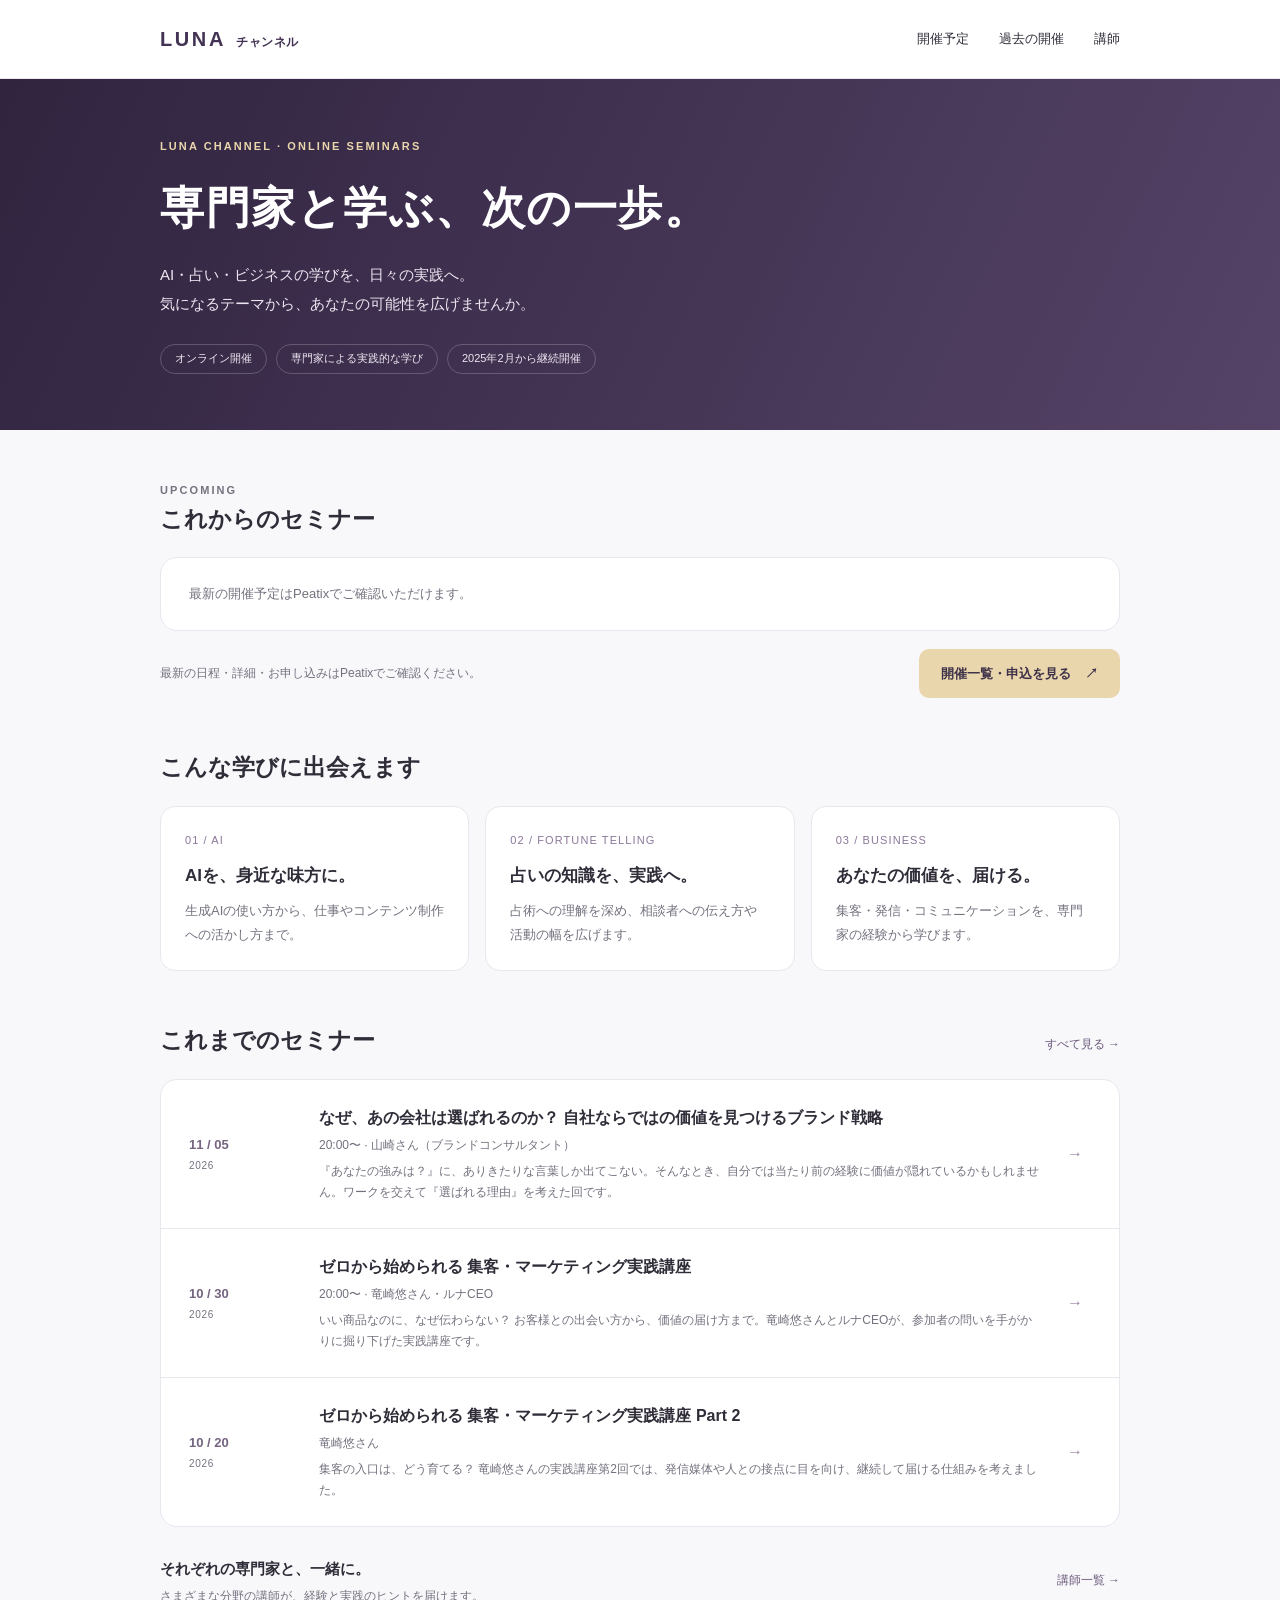
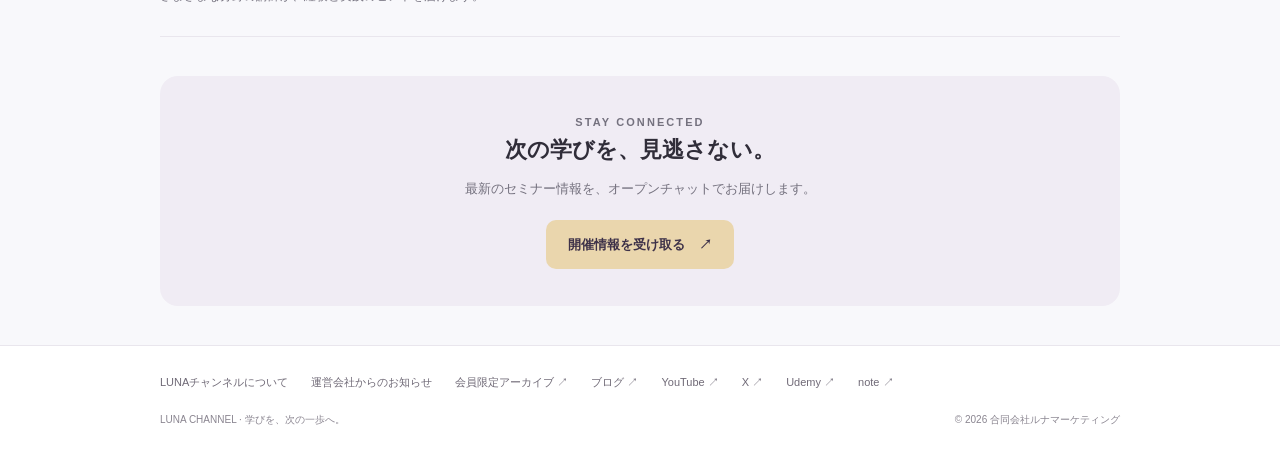
<file: index.html>
<!DOCTYPE html>
<html lang="ja">
<head>
<meta charset="UTF-8">
<meta name="viewport" content="width=device-width, initial-scale=1">
<title>LUNAチャンネル｜専門家と学ぶ、次の一歩。</title>
<meta name="description" content="AI活用・占い・ビジネスを専門家と学ぶオンラインセミナー。開催予定と過去のセミナーを、ここから確認できます。">
<style>
:root{--purple:#423253;--ink:#302d39;--muted:#74717e;--gold:#ead6ad;--line:#e9e6ed;--paper:#f8f8fb}*{box-sizing:border-box}html{scroll-behavior:smooth}body{margin:0;background:var(--paper);color:var(--ink);font-family:-apple-system,BlinkMacSystemFont,"Noto Sans JP","Hiragino Kaku Gothic ProN","Yu Gothic",sans-serif;line-height:1.8}a{color:inherit;text-decoration:none}a:hover{color:#77578e}a:focus-visible{outline:3px solid #ad79c7;outline-offset:5px}p,h1,h2,h3{margin:0} .wrap{width:min(960px,calc(100% - 48px));margin:auto}header{background:#fff;border-bottom:1px solid var(--line)}header .wrap{display:flex;justify-content:space-between;align-items:center;gap:24px;min-height:78px}.brand{color:var(--purple);font-weight:750;letter-spacing:.13em;font-size:20px;white-space:nowrap}.brand span{font-size:12px;letter-spacing:.05em;margin-left:10px}nav{display:flex;gap:30px;font-size:13px;white-space:nowrap}.hero{background:linear-gradient(115deg,#30243f,#554367);color:#fff;padding:58px 0 56px}.eyebrow{font-size:11px;letter-spacing:.19em;font-weight:700;color:var(--muted)}.hero .eyebrow{color:var(--gold)}h1{font-size:clamp(30px,4.5vw,44px);line-height:1.45;letter-spacing:.035em;margin:19px 0 20px}.hero p{font-size:15px;color:#ece6f1;line-height:1.95}.pills{display:flex;flex-wrap:wrap;gap:9px;margin-top:26px}.pills span{border:1px solid #ffffff35;border-radius:30px;padding:4px 14px;font-size:11px;color:#eee8f3}.next{margin-top:32px;background:white;border:1px solid var(--line);border-radius:20px;padding:28px 32px;display:flex;justify-content:space-between;align-items:center;gap:24px;box-shadow:0 8px 28px #34254406}.next h2{font-size:22px;line-height:1.6;margin:5px 0}.next p{font-size:13px;color:var(--muted)}.button{display:inline-flex;align-items:center;justify-content:center;gap:14px;padding:13px 22px;background:var(--gold);border-radius:10px;color:#3e3249;font-size:13px;font-weight:700;white-space:nowrap}.button:hover{background:#e0c595;color:#30243f}.section{padding-top:51px}.section-head{display:flex;justify-content:space-between;align-items:baseline;gap:20px;margin-bottom:20px}h2{font-size:23px;line-height:1.6}.more{font-size:12px;color:#6b587b;white-space:nowrap}.themes{display:grid;grid-template-columns:repeat(3,1fr);gap:16px}.theme{background:#fff;border:1px solid var(--line);border-radius:15px;padding:24px}.theme .number{color:#8b7699;font-size:11px;letter-spacing:.1em}.theme h3{font-size:17px;margin:10px 0 8px}.theme p{font-size:13px;color:var(--muted)}.event-list{border:1px solid var(--line);border-radius:17px;overflow:hidden;background:#fff}.event{display:grid;grid-template-columns:105px 1fr 24px;align-items:center;gap:25px;padding:24px 28px}.event+.event{border-top:1px solid var(--line)}.event:hover{background:#faf8fc}.date{font-size:13px;color:#756580;font-weight:650}.date small{display:block;font-size:10px;letter-spacing:.07em;color:var(--muted);font-weight:400}.event h3{font-size:16px;line-height:1.7}.event p{font-size:12px;color:var(--muted);margin-top:4px}.arrow{color:#9988a5}.about-row{display:flex;justify-content:space-between;align-items:center;gap:24px;border-bottom:1px solid var(--line);padding:28px 0}.about-row h3{font-size:15px}.about-row p{font-size:12px;color:var(--muted);margin-top:4px}.subscribe{text-align:center;padding:37px 20px;background:#f0ecf4;border-radius:18px;margin:39px 0}.subscribe h2{font-size:22px}.subscribe p{font-size:13px;color:var(--muted);margin:9px 0 20px}footer{background:#fff;border-top:1px solid var(--line);padding:27px 0 24px}footer .links{display:flex;flex-wrap:wrap;gap:10px 23px;font-size:11px;color:#6f6976}footer .bottom{display:flex;justify-content:space-between;gap:15px;align-items:center;margin-top:18px;font-size:10px;color:#8a8590}.skip{position:absolute;left:12px;top:-60px;background:white;padding:8px;z-index:10}.skip:focus{top:8px}[hidden]{display:none!important}@media(max-width:600px){.wrap{width:calc(100% - 36px)}header .wrap{min-height:96px;flex-direction:column;justify-content:center;gap:8px}nav{gap:28px;font-size:12px}.hero{padding:36px 0 37px}h1{font-size:30px}.hero p{font-size:13px}.next{padding:23px;align-items:flex-start;flex-direction:column;gap:18px;margin-top:22px}.next h2{font-size:20px}.next .button{width:100%}.section{padding-top:35px}h2{font-size:20px}.themes{grid-template-columns:1fr;gap:10px}.theme{padding:19px 22px}.theme h3{margin:5px 0}.event{grid-template-columns:66px 1fr 12px;padding:20px 17px;gap:14px}.event h3{font-size:14px}.date{font-size:12px}.about-row{align-items:flex-start}.subscribe{margin:30px 0;padding:29px 18px}footer .bottom{align-items:flex-start;flex-direction:column;gap:6px}}@media(prefers-reduced-motion:reduce){html{scroll-behavior:auto}}
.upcoming-footer{display:flex;align-items:center;justify-content:space-between;gap:20px;margin-top:18px}.upcoming-footer p{font-size:12px;color:var(--muted)}@media(max-width:600px){.upcoming-footer{align-items:stretch;flex-direction:column;gap:12px}}
</style>
</head>
<body data-page="home">
<a class="skip" href="#content">本文へ移動</a>
<header><div class="wrap"><a class="brand" href="index.html">LUNA<span>チャンネル</span></a><nav aria-label="メインメニュー"><a href="https://peatix.com/group/16558972">開催予定</a><a href="archive.html">過去の開催</a><a href="speakers.html">講師</a></nav></div></header>
<main id="content">
<section class="hero"><div class="wrap"><div class="eyebrow">LUNA CHANNEL · ONLINE SEMINARS</div><h1>専門家と学ぶ、次の一歩。</h1><p>AI・占い・ビジネスの学びを、日々の実践へ。<br>気になるテーマから、あなたの可能性を広げませんか。</p><div class="pills"><span>オンライン開催</span><span>専門家による実践的な学び</span><span>2025年2月から継続開催</span></div></div></section>
<div class="wrap">
<section class="section" aria-labelledby="upcoming-heading">
<div class="section-head"><div><div class="eyebrow">UPCOMING</div><h2 id="upcoming-heading">これからのセミナー</h2></div></div>
<div class="event-list" id="upcoming-events"><p style="padding:24px 28px;font-size:13px;color:var(--muted)">最新の開催予定はPeatixでご確認いただけます。</p></div>
<div class="upcoming-footer"><p>最新の日程・詳細・お申し込みはPeatixでご確認ください。</p><a class="button" href="https://peatix.com/group/16558972">開催一覧・申込を見る <span aria-hidden="true">↗</span></a></div>
</section>

<section class="section"><div class="section-head"><h2>こんな学びに出会えます</h2></div><div class="themes"><div class="theme"><div class="number">01 / AI</div><h3>AIを、身近な味方に。</h3><p>生成AIの使い方から、仕事やコンテンツ制作への活かし方まで。</p></div><div class="theme"><div class="number">02 / FORTUNE TELLING</div><h3>占いの知識を、実践へ。</h3><p>占術への理解を深め、相談者への伝え方や活動の幅を広げます。</p></div><div class="theme"><div class="number">03 / BUSINESS</div><h3>あなたの価値を、届ける。</h3><p>集客・発信・コミュニケーションを、専門家の経験から学びます。</p></div></div></section>
<section class="section"><div class="section-head"><h2>これまでのセミナー</h2><a class="more" href="archive.html">すべて見る →</a></div><div class="event-list" id="recent-events"><a class="event" href="archive.html"><span class="date">ARCHIVE</span><h3>過去の開催記録を見る</h3><span aria-hidden="true">→</span></a></div></section>
<div class="about-row"><div><h3>それぞれの専門家と、一緒に。</h3><p>さまざまな分野の講師が、経験と実践のヒントを届けます。</p></div><a class="more" href="speakers.html">講師一覧 →</a></div>
<section class="subscribe"><div class="eyebrow">STAY CONNECTED</div><h2>次の学びを、見逃さない。</h2><p>最新のセミナー情報を、オープンチャットでお届けします。</p><a class="button" href="https://x.gd/pMvfu" target="_blank" rel="noopener">開催情報を受け取る <span aria-hidden="true">↗</span></a></section>
</div></main>
<footer><div class="wrap"><div class="links"><a href="about.html">LUNAチャンネルについて</a><a href="press.html">運営会社からのお知らせ</a><a href="https://mosh.jp/services/309688" target="_blank" rel="noopener">会員限定アーカイブ ↗</a><a href="https://lunaceo.online/" target="_blank" rel="noopener">ブログ ↗</a><a href="https://www.youtube.com/@luna_ceo" target="_blank" rel="noopener">YouTube ↗</a><a href="https://x.com/luna777_ceo" target="_blank" rel="noopener">X ↗</a><a href="https://www.udemy.com/user/ju-di-qi-tai-42/" target="_blank" rel="noopener">Udemy ↗</a><a href="https://note.com/lunaceo" target="_blank" rel="noopener">note ↗</a></div><div class="bottom"><span>LUNA CHANNEL · 学びを、次の一歩へ。</span><span>© <span id="current-year">2026</span> 合同会社ルナマーケティング</span></div></div></footer>
<script src="js/main.js?v=20261116a"></script>
<script>
document.addEventListener('DOMContentLoaded',()=>{
 const esc=s=>String(s??'').replace(/[&<>"']/g,c=>({'&':'&amp;','<':'&lt;','>':'&gt;','"':'&quot;',"'":'&#39;'}[c]));
 const row=s=>{const speaker=getSpeaker(s.speakerId);return `<a class="event" href="${esc(s.status === 'upcoming' ? (s.linkDirectly && s.applyUrl ? s.applyUrl : PEATIX_ORGANIZER_URL) : 'seminars.html?id='+encodeURIComponent(s.id))}"><span class="date">${esc(s.date.slice(5).replace('-',' / '))}<small>${esc(s.date.slice(0,4))}</small></span><div><h3>${esc(s.title)}</h3><p>${esc([s.time,[speaker?.name,s.guestNote].filter(Boolean).join("・")].filter(Boolean).join(' · '))}</p>${s.desc ? `<p>${esc(s.desc)}</p>` : ''}</div><span class="arrow" aria-hidden="true">→</span></a>`;};
 const upcoming=upcomingSeminars();if(upcoming.length)document.getElementById('upcoming-events').innerHTML=upcoming.map(row).join('');
 const recent=pastSeminars().slice(0,3);if(recent.length)document.getElementById('recent-events').innerHTML=recent.map(row).join('');
});
</script>
</body>
</html>
</file>
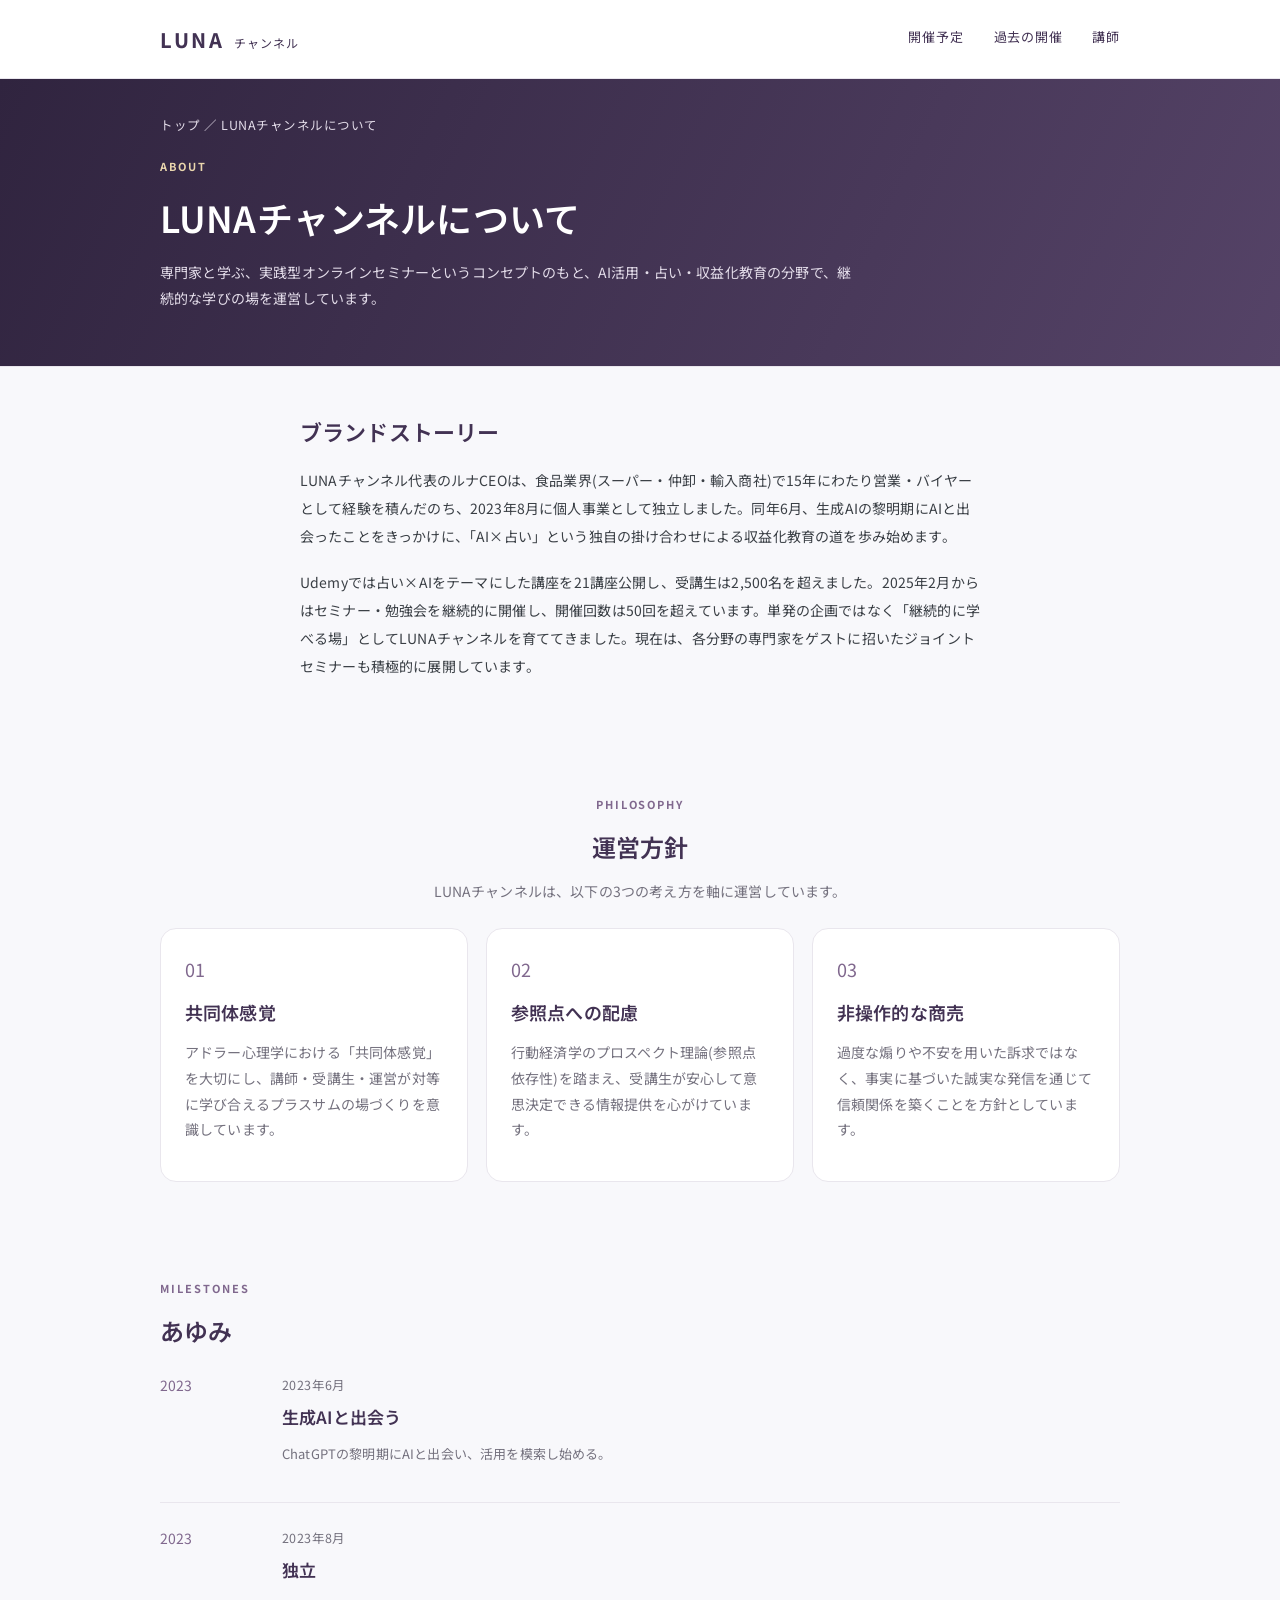
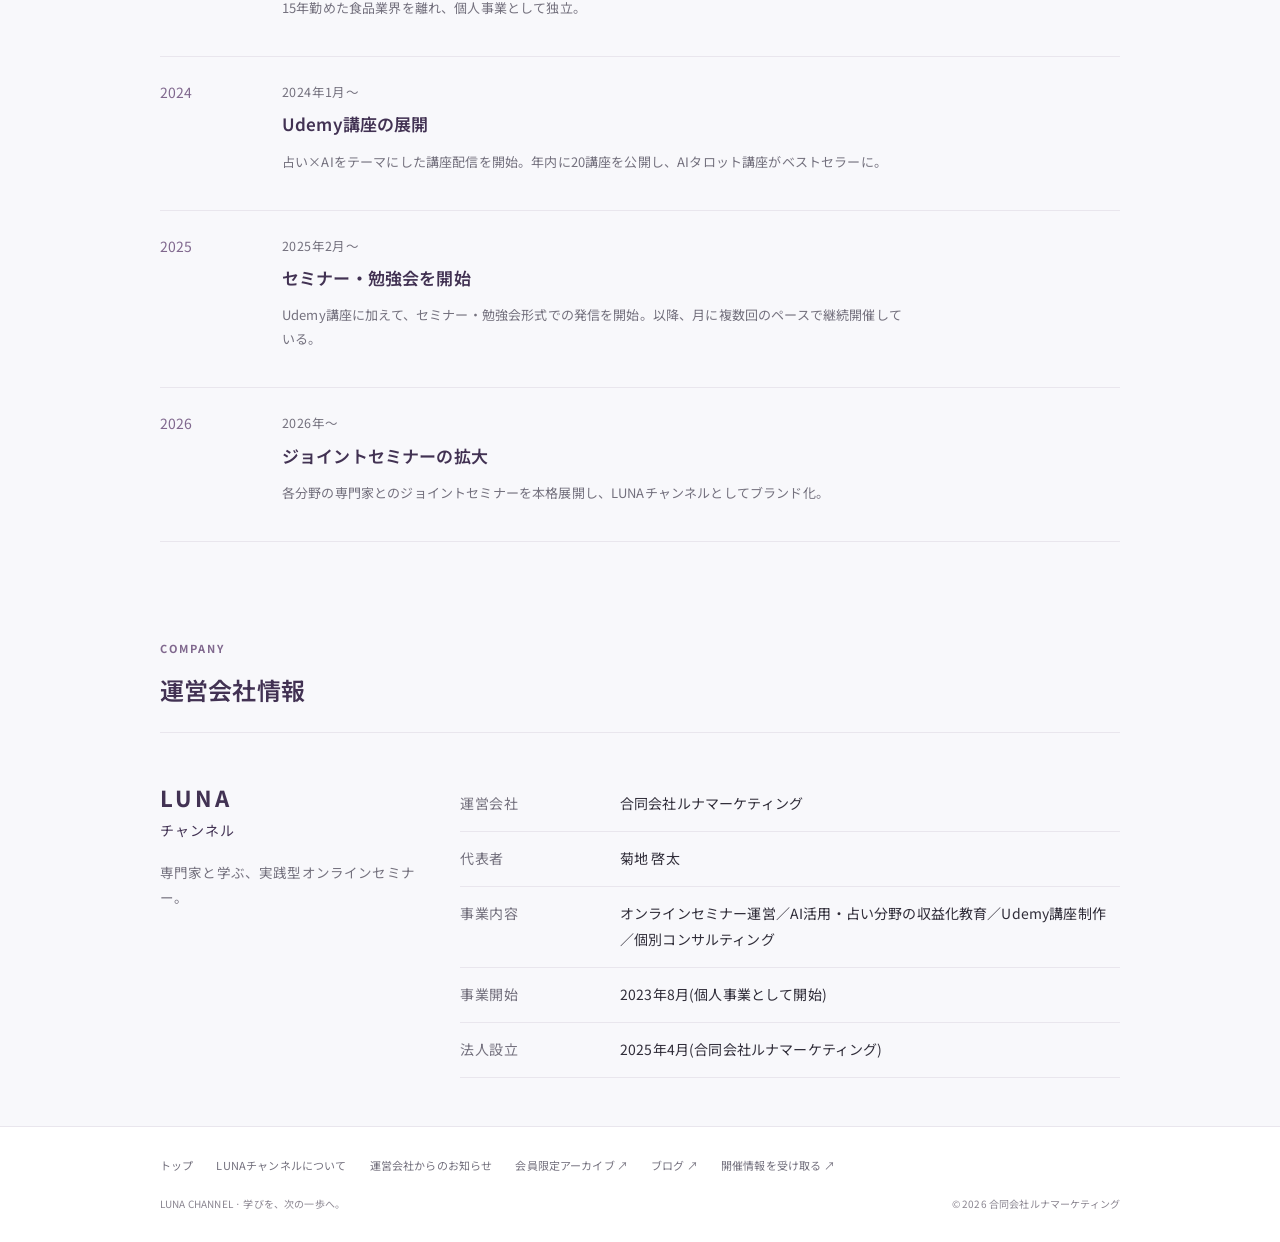
<file: about.html>
<!DOCTYPE html>
<html lang="ja">
<head>
<meta charset="UTF-8">
<meta name="viewport" content="width=device-width, initial-scale=1.0">
<title>LUNAチャンネルについて｜LUNAチャンネル</title>
<meta name="description" content="LUNAチャンネルのブランドストーリー、運営方針、運営会社情報をご紹介します。">
<link rel="stylesheet" href="css/style.css?v=20261108d">
</head>
<body data-page="about">

<header class="site-header"><div class="container"><a href="index.html" class="brand"><span class="brand-mark">LUNA</span><span class="brand-jp">チャンネル</span></a><nav class="nav-desktop" aria-label="メインメニュー"><a href="https://peatix.com/group/16558972" data-nav="seminars">開催予定</a><a href="archive.html" data-nav="archive">過去の開催</a><a href="speakers.html" data-nav="speakers">講師</a></nav></div></header>

<main>

  <section class="page-hero">
    <div class="container">
      <div class="breadcrumb"><a href="index.html">トップ</a> ／ LUNAチャンネルについて</div>
      <div class="eyebrow">About</div>
      <h1>LUNAチャンネルについて</h1>
      <p>専門家と学ぶ、実践型オンラインセミナーというコンセプトのもと、AI活用・占い・収益化教育の分野で、継続的な学びの場を運営しています。</p>
    </div>
  </section>

  <section>
    <div class="container">
      
      <div class="prose" style="max-width:680px;margin:0 auto;text-align:left;">
        <h2>ブランドストーリー</h2>
        <p>LUNAチャンネル代表のルナCEOは、食品業界(スーパー・仲卸・輸入商社)で15年にわたり営業・バイヤーとして経験を積んだのち、2023年8月に個人事業として独立しました。同年6月、生成AIの黎明期にAIと出会ったことをきっかけに、「AI×占い」という独自の掛け合わせによる収益化教育の道を歩み始めます。</p>
        <p>Udemyでは占い×AIをテーマにした講座を21講座公開し、受講生は2,500名を超えました。2025年2月からはセミナー・勉強会を継続的に開催し、開催回数は50回を超えています。単発の企画ではなく「継続的に学べる場」としてLUNAチャンネルを育ててきました。現在は、各分野の専門家をゲストに招いたジョイントセミナーも積極的に展開しています。</p>
      </div>
    </div>
  </section>

  <section class="section-alt">
    <div class="container">
      <div class="section-head center">
        <div class="eyebrow" style="justify-content:center;">Philosophy</div>
        <h2>運営方針</h2>
        <p>LUNAチャンネルは、以下の3つの考え方を軸に運営しています。</p>
      </div>
      <div class="philosophy-grid">
        <div class="philosophy-card">
          <div class="idx">01</div>
          <h3>共同体感覚</h3>
          <p>アドラー心理学における「共同体感覚」を大切にし、講師・受講生・運営が対等に学び合えるプラスサムの場づくりを意識しています。</p>
        </div>
        <div class="philosophy-card">
          <div class="idx">02</div>
          <h3>参照点への配慮</h3>
          <p>行動経済学のプロスペクト理論(参照点依存性)を踏まえ、受講生が安心して意思決定できる情報提供を心がけています。</p>
        </div>
        <div class="philosophy-card">
          <div class="idx">03</div>
          <h3>非操作的な商売</h3>
          <p>過度な煽りや不安を用いた訴求ではなく、事実に基づいた誠実な発信を通じて信頼関係を築くことを方針としています。</p>
        </div>
      </div>
    </div>
  </section>

  <section>
    <div class="container">
      <div class="section-head"><div class="eyebrow">Milestones</div><h2>あゆみ</h2></div>
      <div class="timeline">
        <div class="timeline-item">
          <div class="t-year">2023</div>
          <div><div class="t-date">2023年6月</div><h3>生成AIと出会う</h3><p>ChatGPTの黎明期にAIと出会い、活用を模索し始める。</p></div>
        </div>
        <div class="timeline-item">
          <div class="t-year">2023</div>
          <div><div class="t-date">2023年8月</div><h3>独立</h3><p>15年勤めた食品業界を離れ、個人事業として独立。</p></div>
        </div>
        <div class="timeline-item">
          <div class="t-year">2024</div>
          <div><div class="t-date">2024年1月〜</div><h3>Udemy講座の展開</h3><p>占い×AIをテーマにした講座配信を開始。年内に20講座を公開し、AIタロット講座がベストセラーに。</p></div>
        </div>
        <div class="timeline-item">
          <div class="t-year">2025</div>
          <div><div class="t-date">2025年2月〜</div><h3>セミナー・勉強会を開始</h3><p>Udemy講座に加えて、セミナー・勉強会形式での発信を開始。以降、月に複数回のペースで継続開催している。</p></div>
        </div>
        <div class="timeline-item">
          <div class="t-year">2026</div>
          <div><div class="t-date">2026年〜</div><h3>ジョイントセミナーの拡大</h3><p>各分野の専門家とのジョイントセミナーを本格展開し、LUNAチャンネルとしてブランド化。</p></div>
        </div>
      </div>
    </div>
  </section>

  <section class="section-alt">
    <div class="container">
      <div class="section-head"><div class="eyebrow">Company</div><h2>運営会社情報</h2></div>
      <div class="company-block">
        <div>
          <div class="brand-mark" style="font-size:22px;">LUNA</div>
          <div class="brand-jp" style="font-size:14px;">チャンネル</div>
          <p style="color:var(--c-gray);font-size:13.5px;margin-top:16px;">専門家と学ぶ、実践型オンラインセミナー。</p>
        </div>
        <table class="company-table">
          <tr><th>運営会社</th><td>合同会社ルナマーケティング</td></tr>
          <tr><th>代表者</th><td>菊地 啓太</td></tr>
          <tr><th>事業内容</th><td>オンラインセミナー運営／AI活用・占い分野の収益化教育／Udemy講座制作／個別コンサルティング</td></tr>
          <tr><th>事業開始</th><td>2023年8月(個人事業として開始)</td></tr>
          <tr><th>法人設立</th><td>2025年4月(合同会社ルナマーケティング)</td></tr>
        </table>
      </div>
    </div>
  </section>

</main>

<footer class="site-footer"><div class="container"><nav class="simple-footer" aria-label="関連ページ"><a href="index.html">トップ</a><a href="about.html">LUNAチャンネルについて</a><a href="press.html">運営会社からのお知らせ</a><a href="https://mosh.jp/services/309688" target="_blank" rel="noopener">会員限定アーカイブ ↗</a><a href="https://lunaceo.online/" target="_blank" rel="noopener">ブログ ↗</a><a href="https://x.gd/pMvfu" target="_blank" rel="noopener">開催情報を受け取る ↗</a></nav><div class="footer-bottom"><span>LUNA CHANNEL · 学びを、次の一歩へ。</span><span>© <span id="current-year"></span> 合同会社ルナマーケティング</span></div></div></footer>

<script src="js/main.js?v=20261108i"></script>
</body>
</html>
</file>
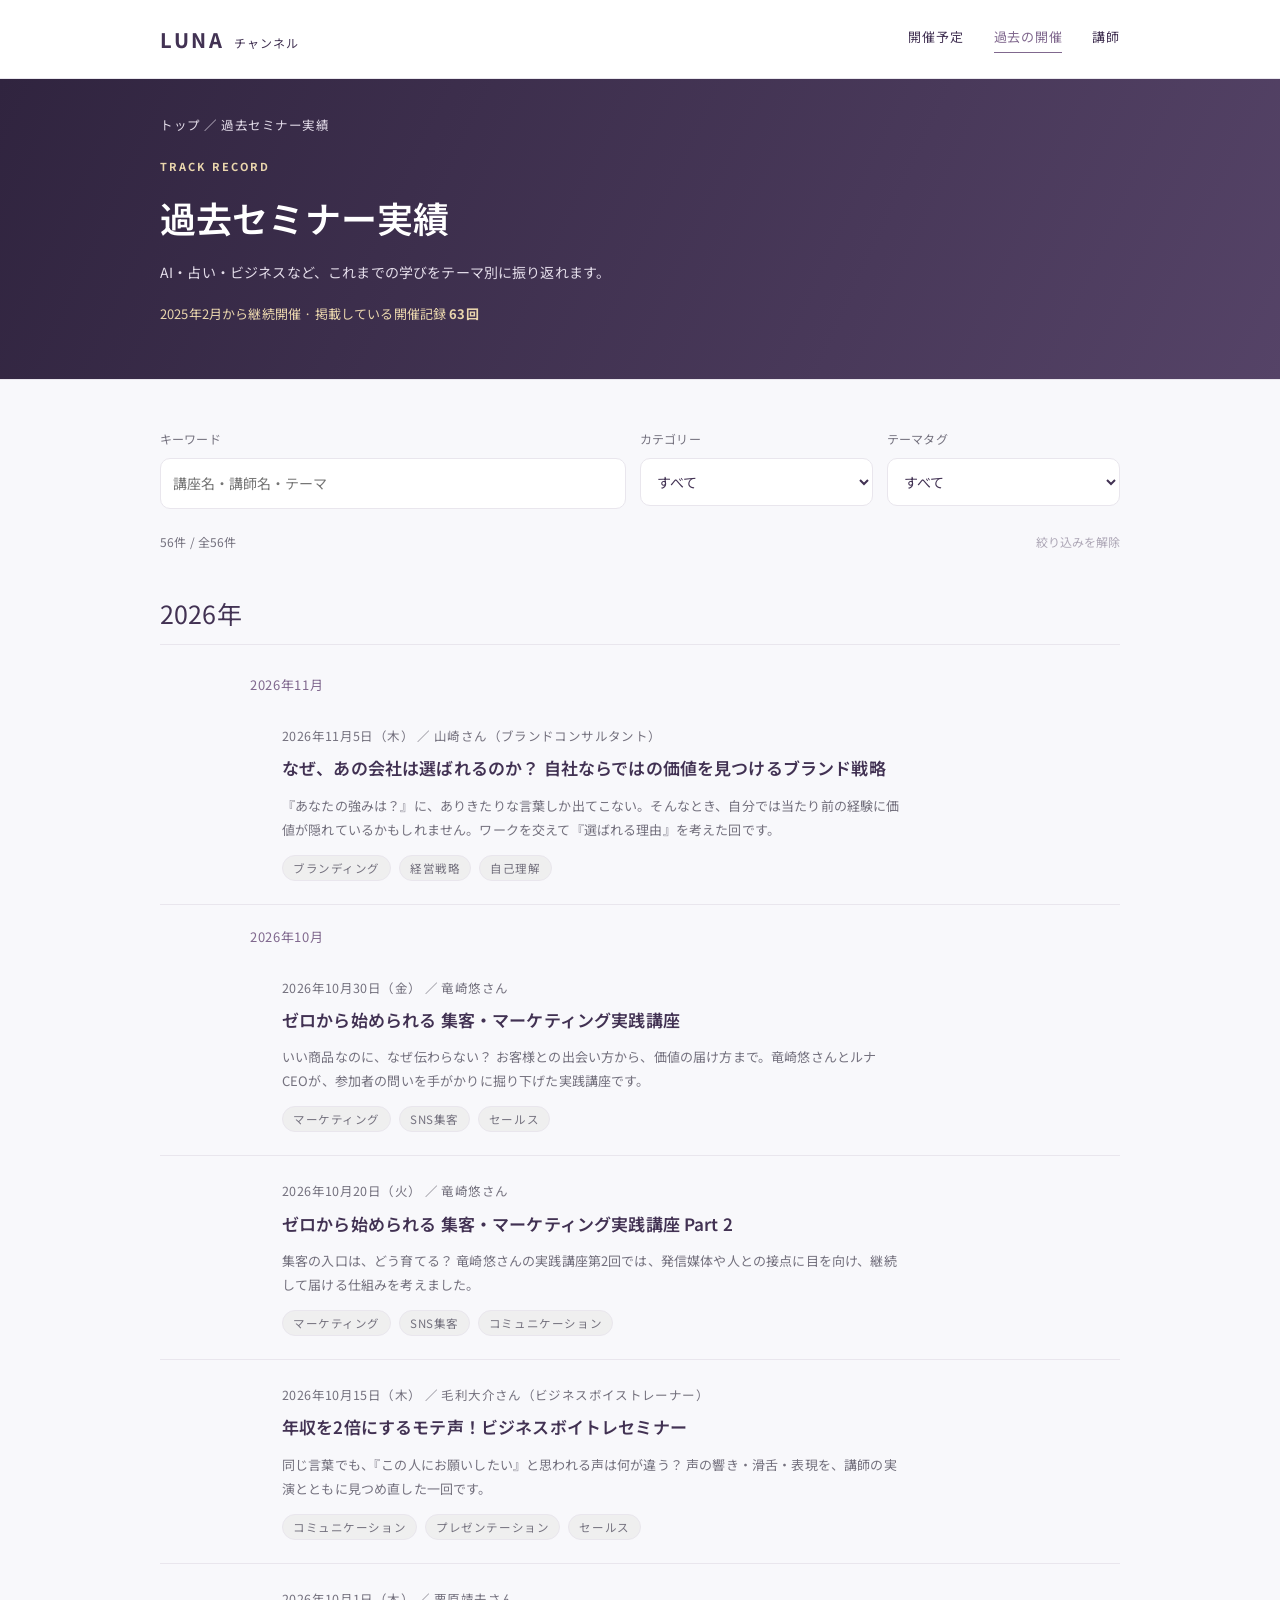
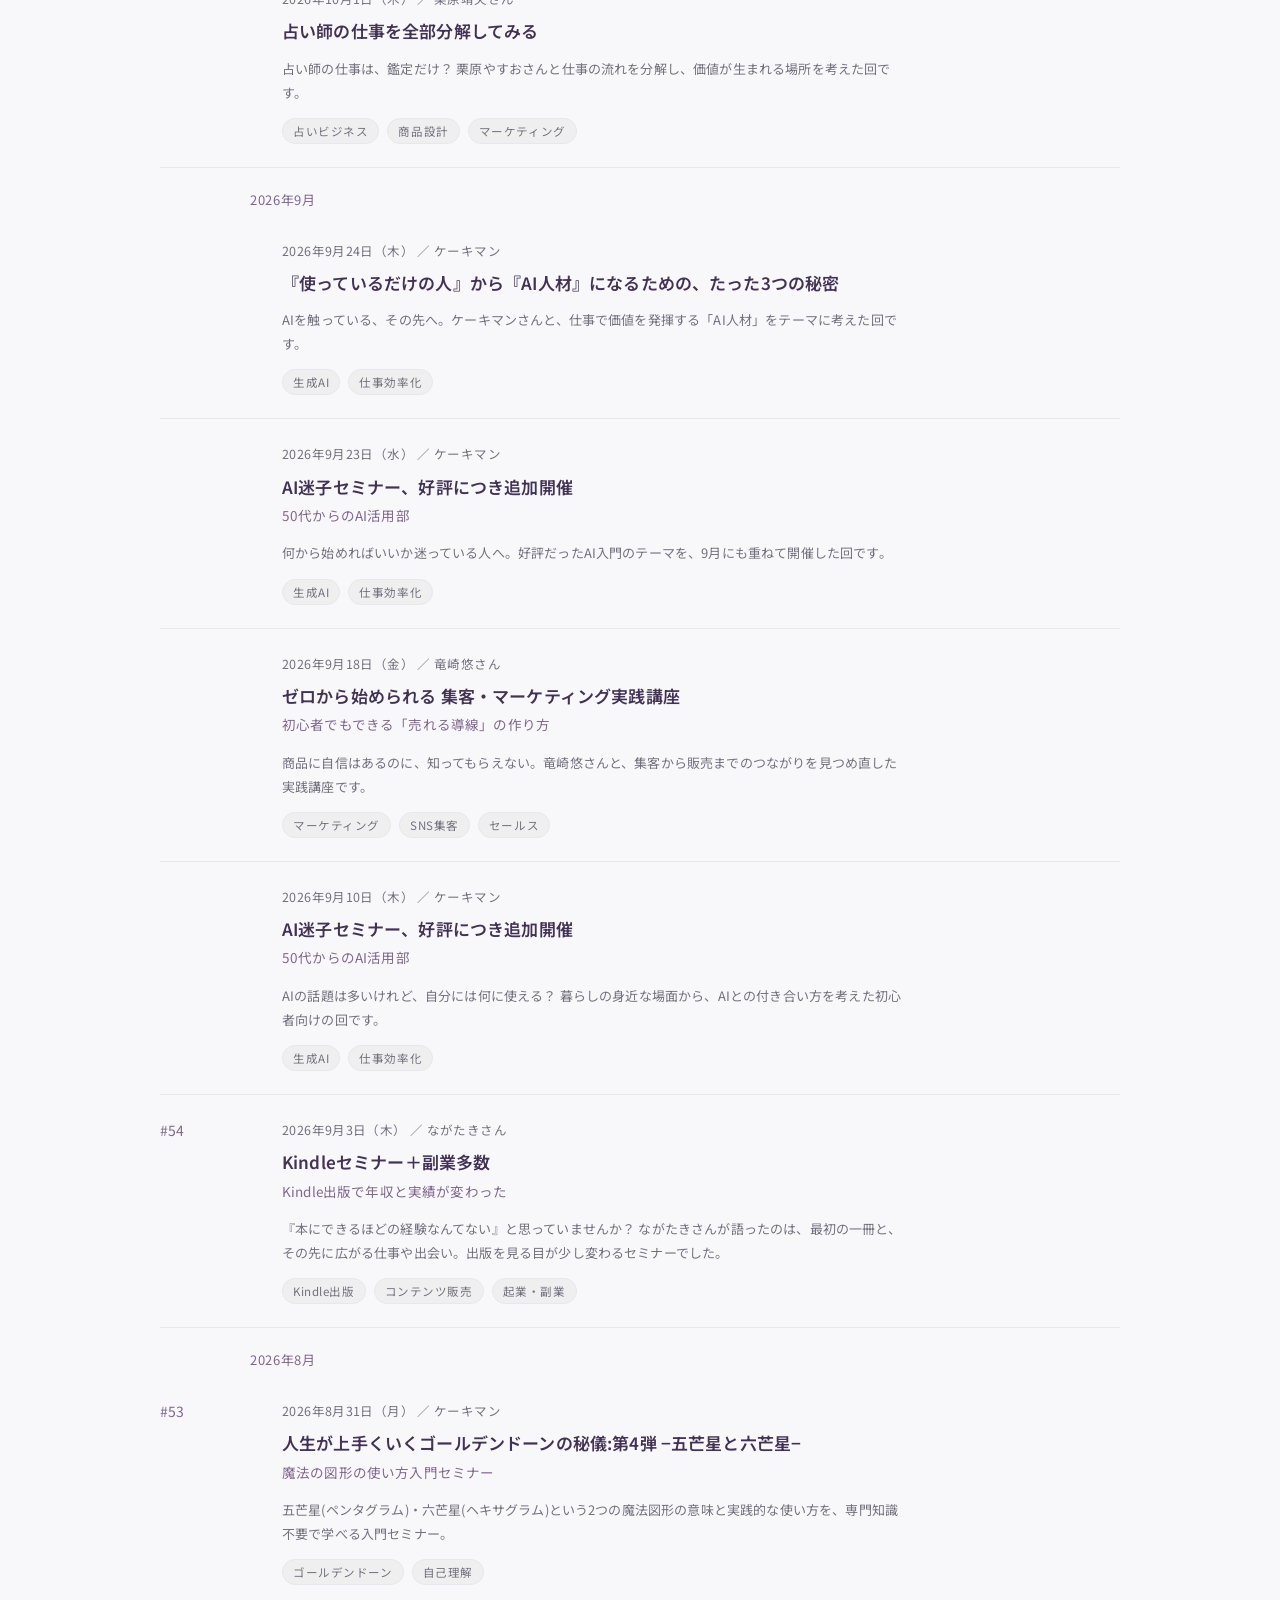
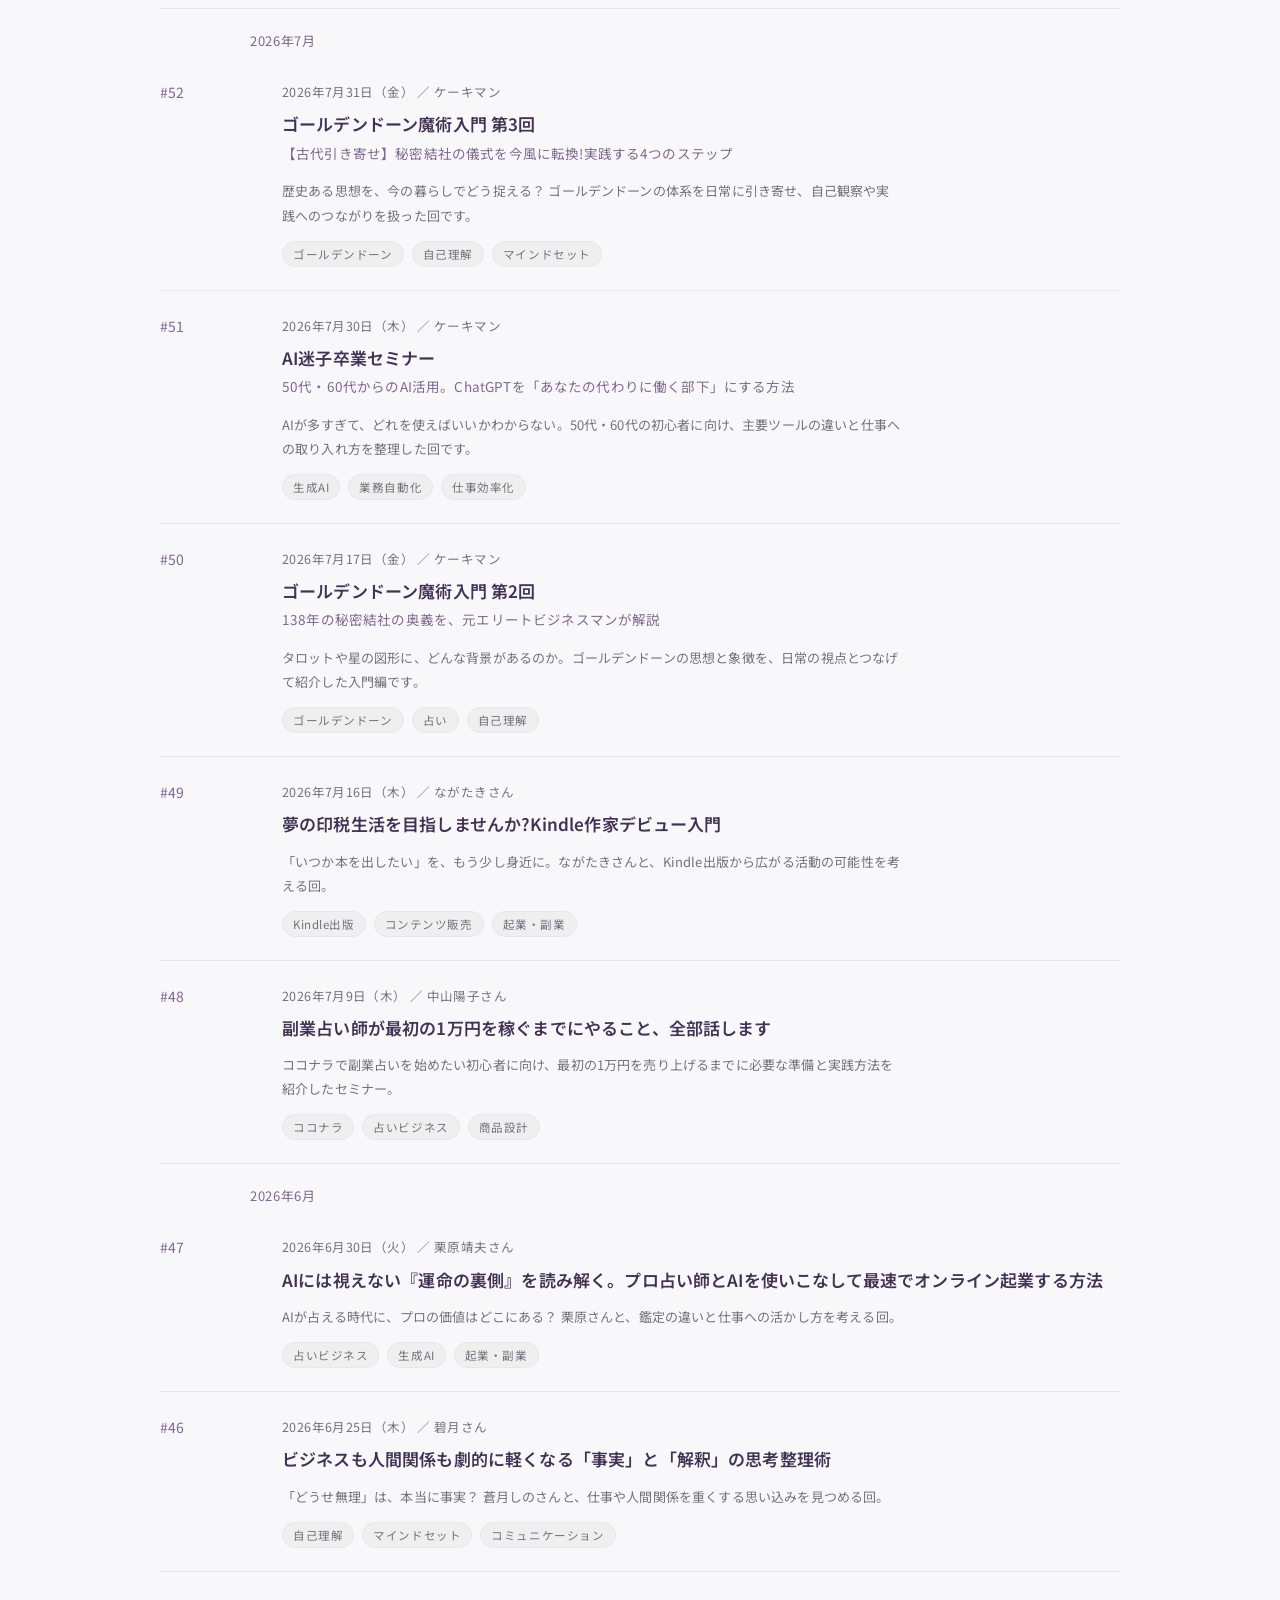
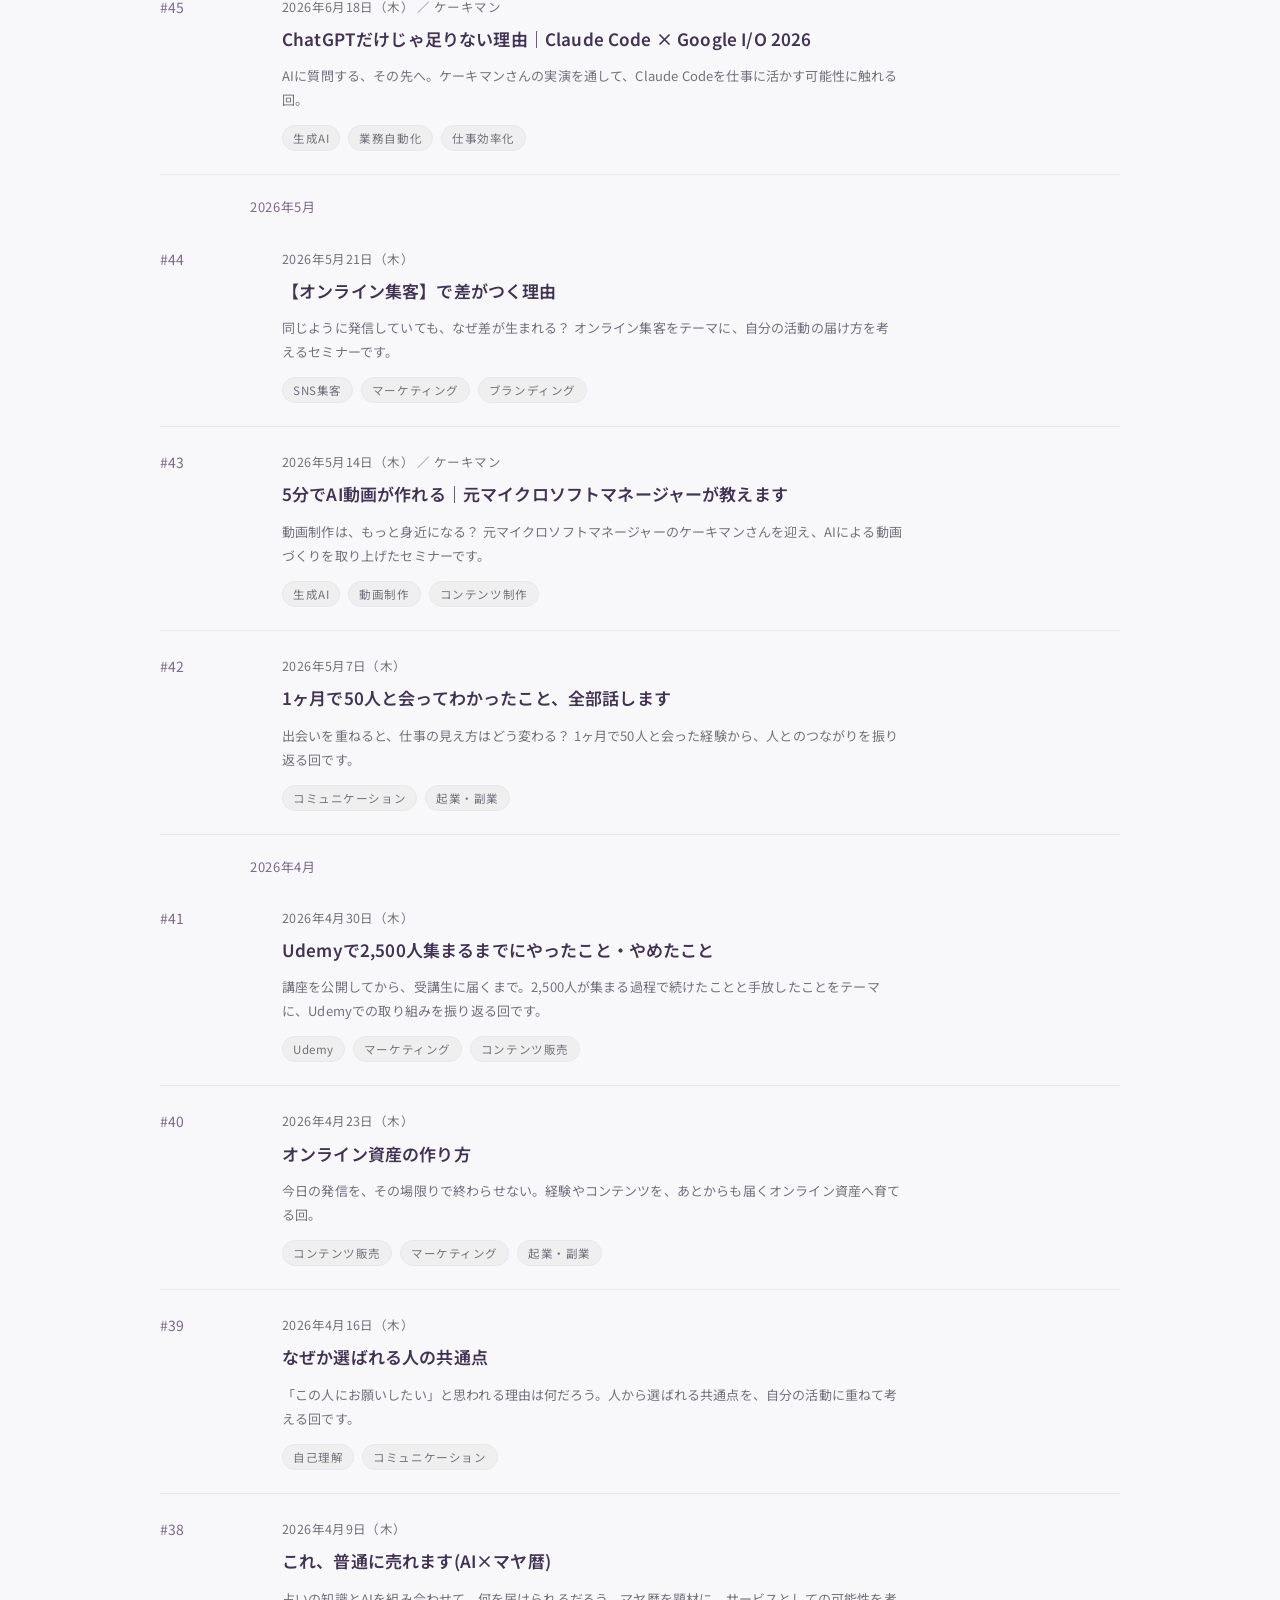
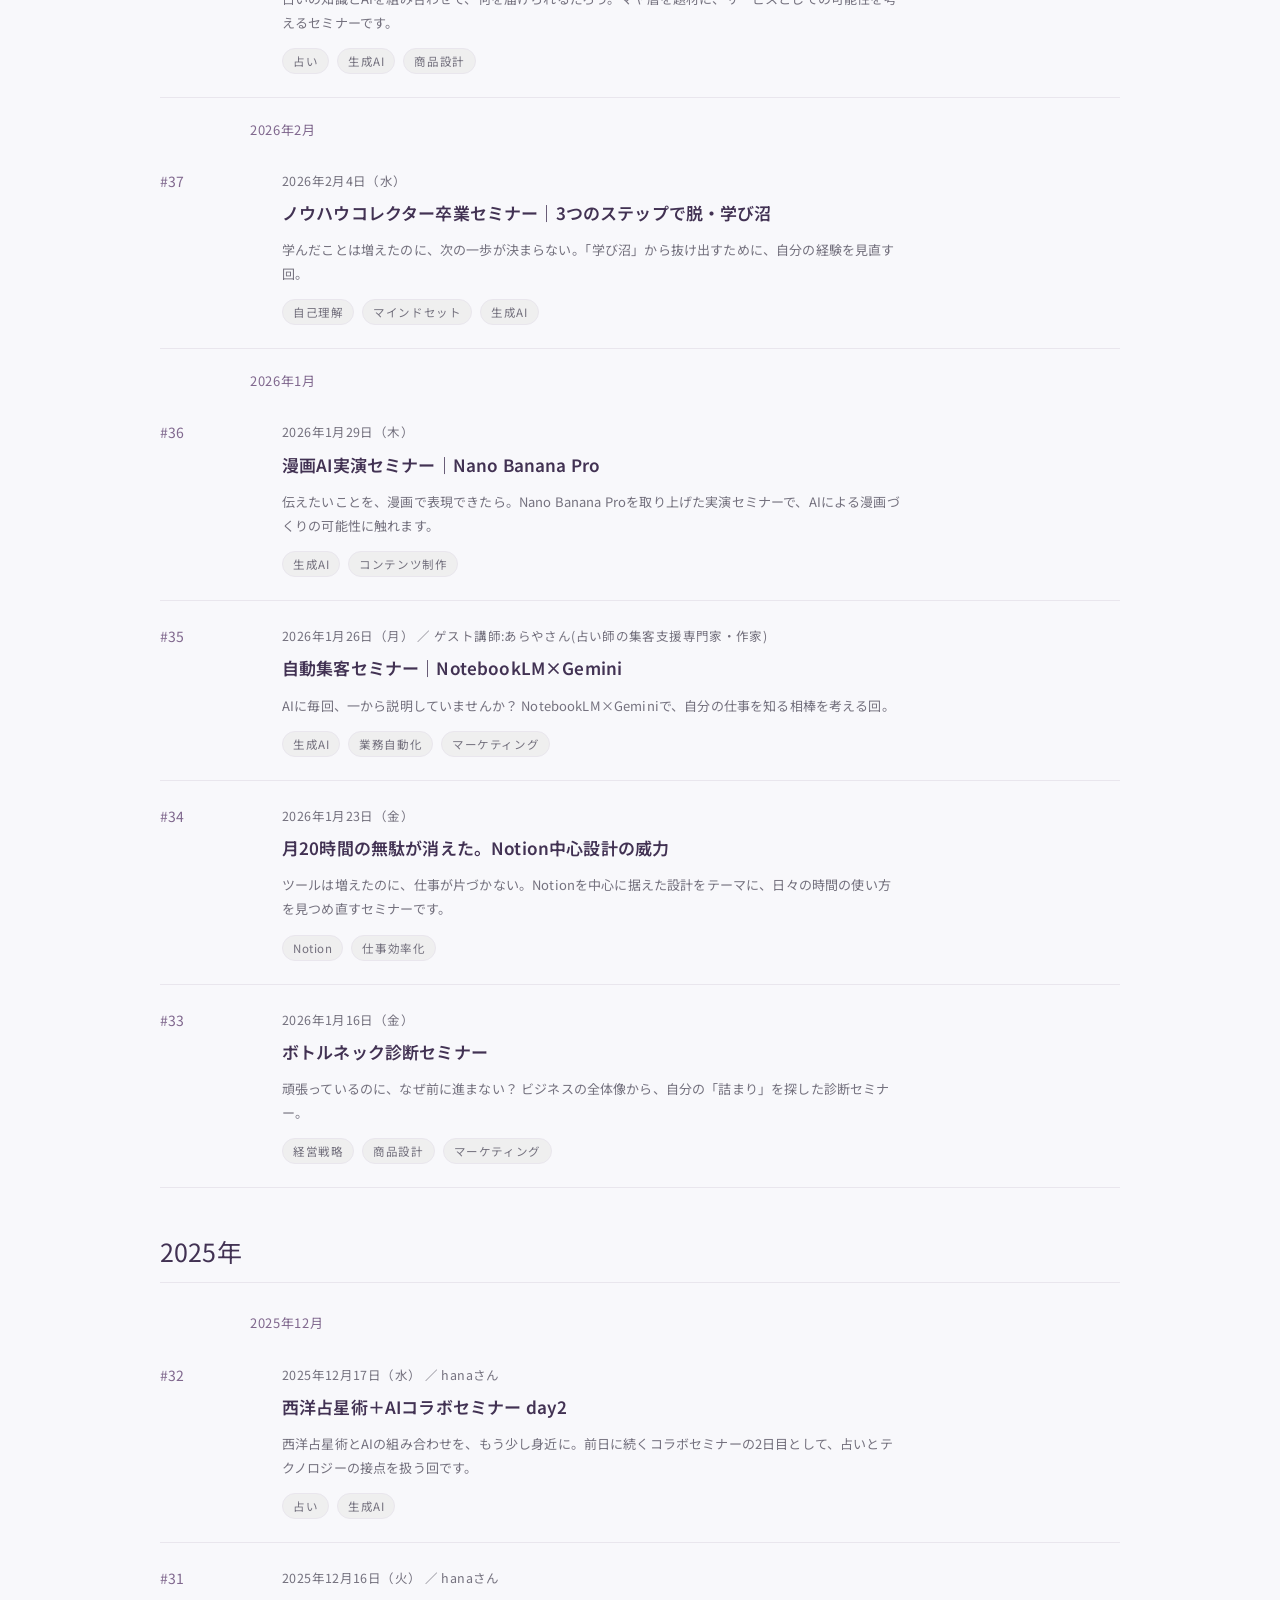
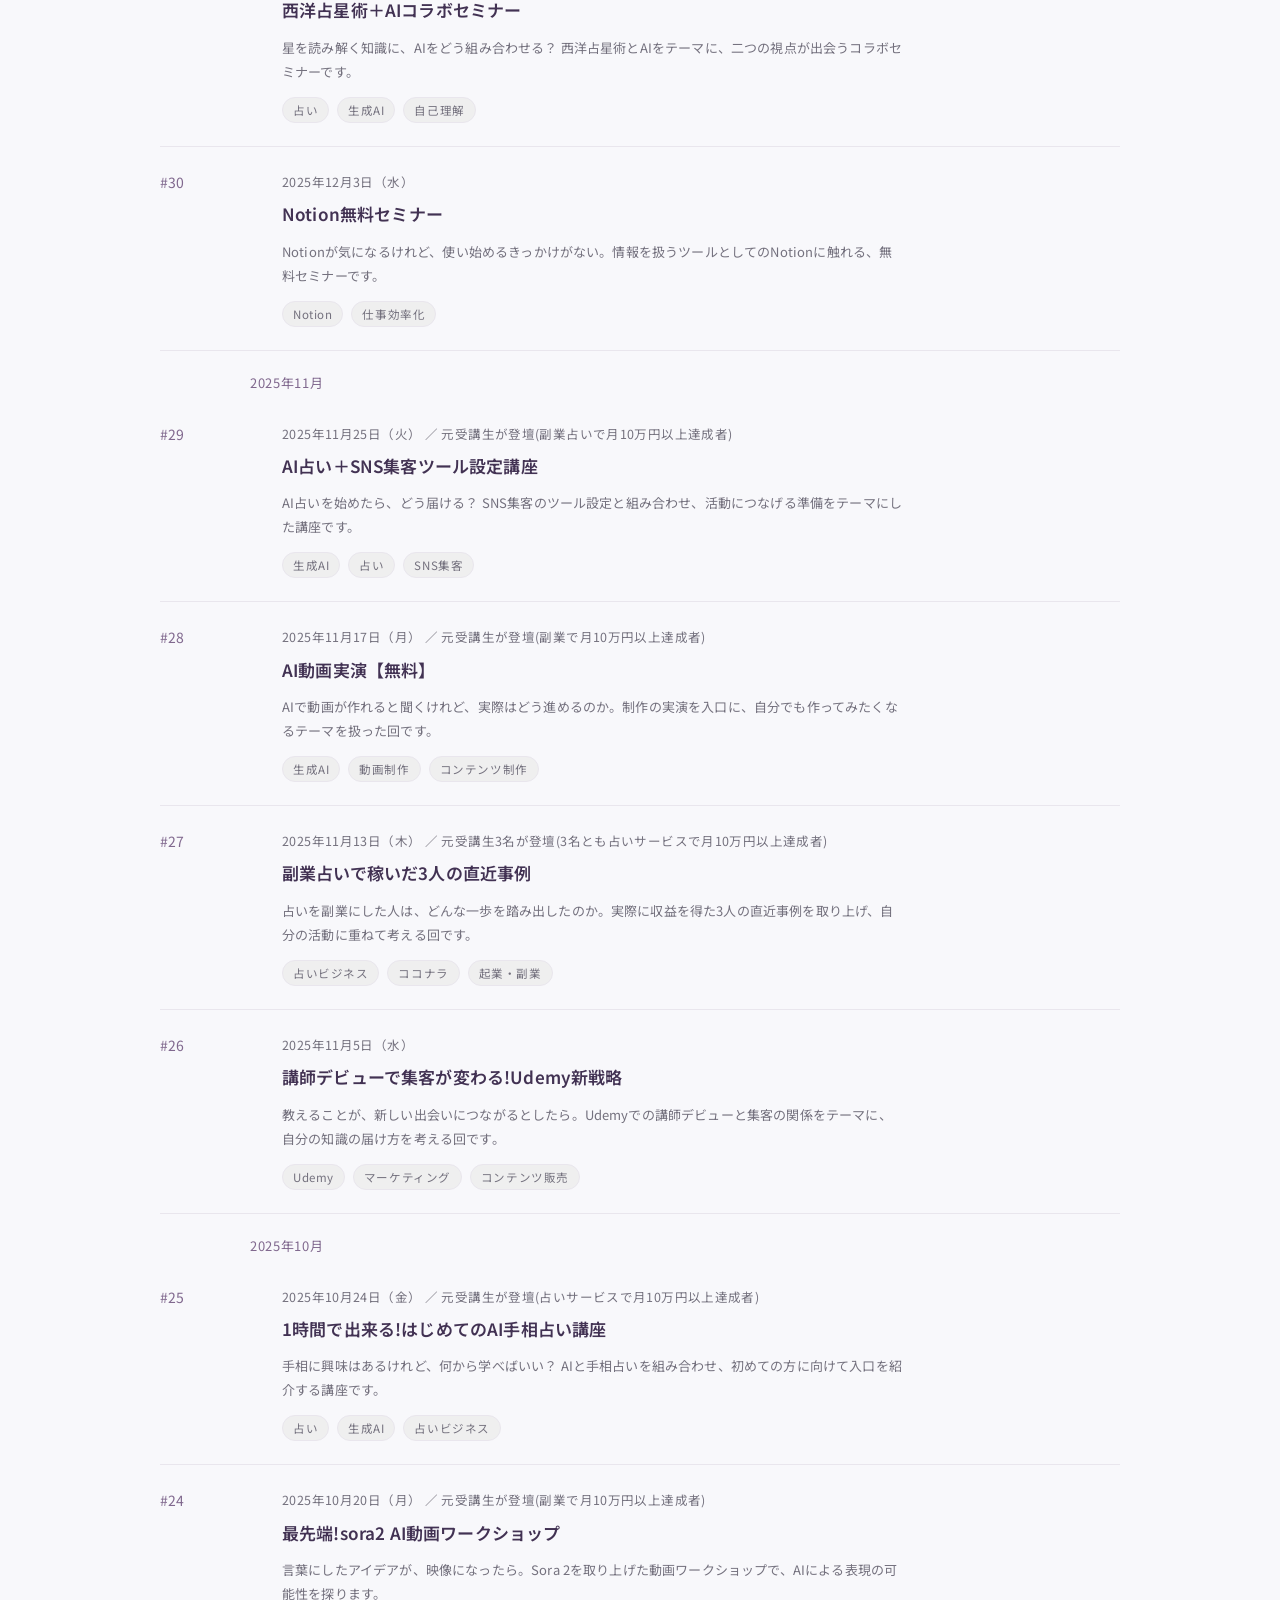
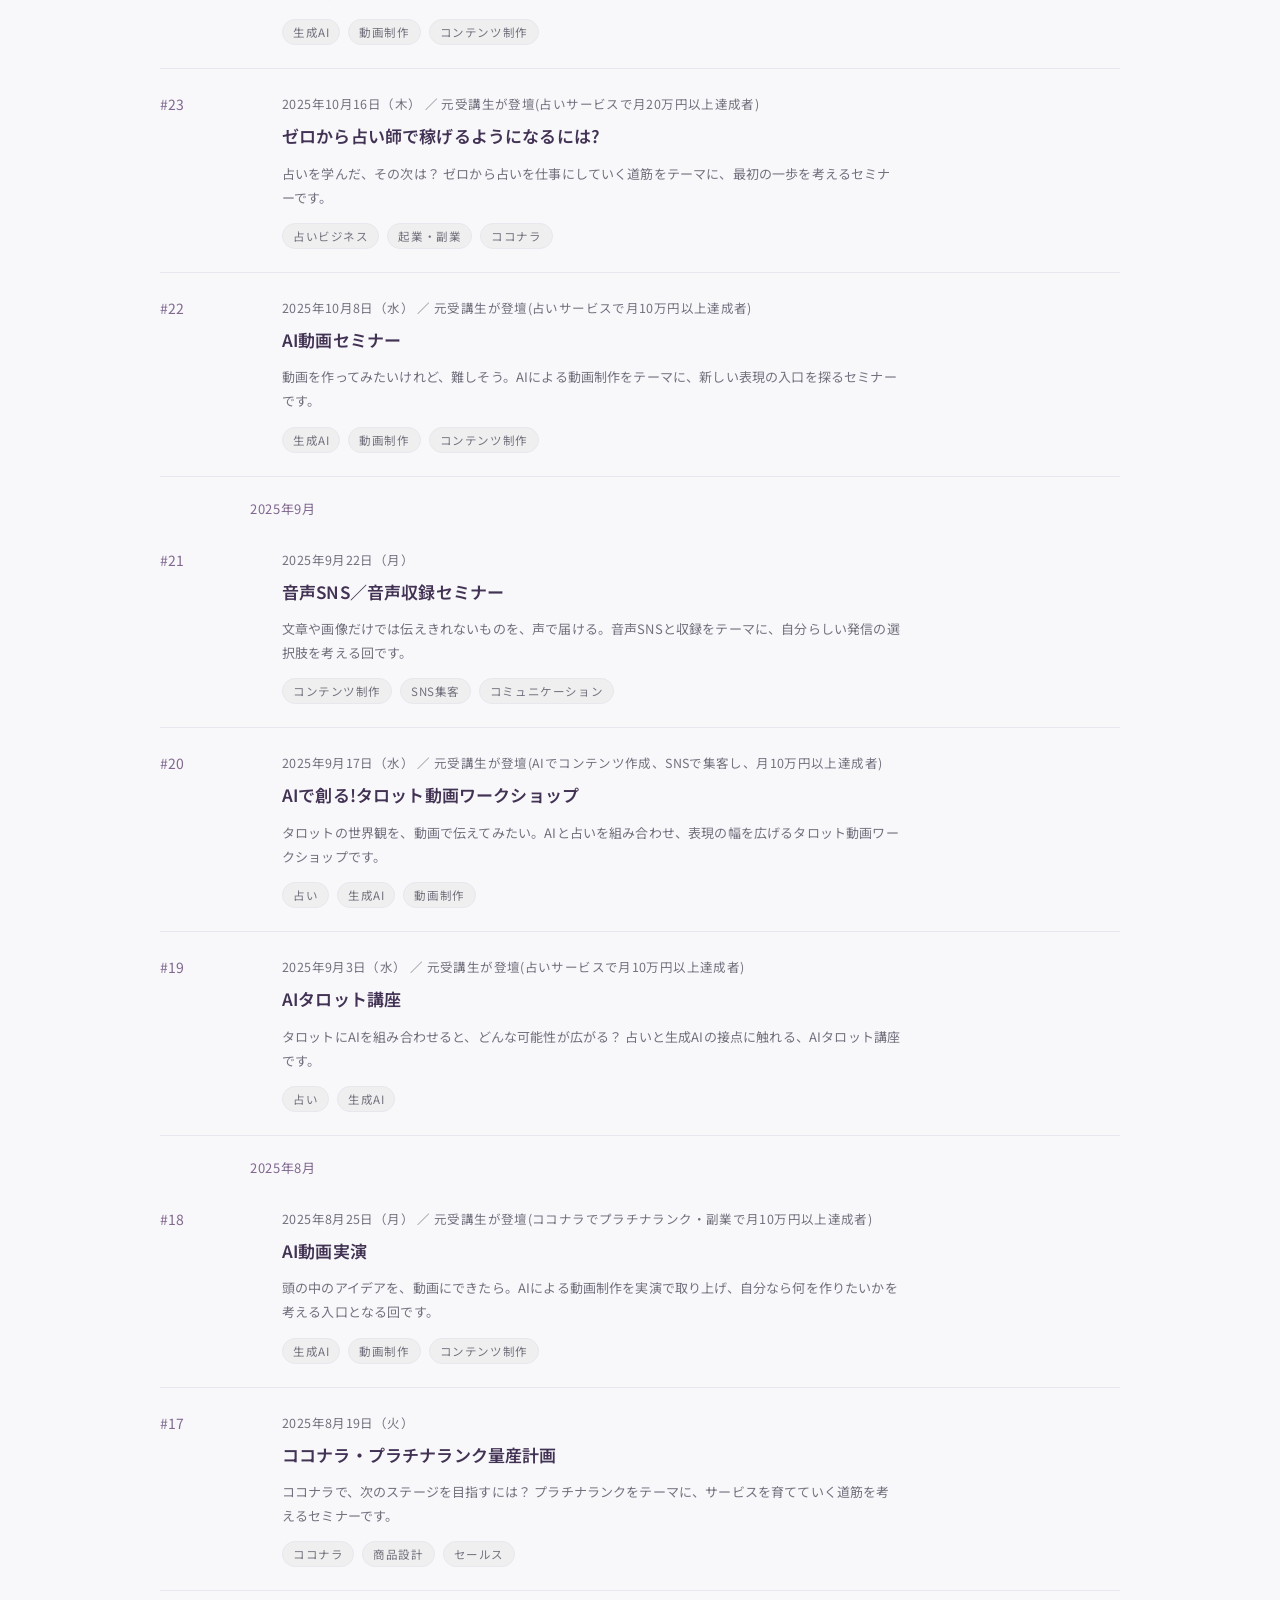
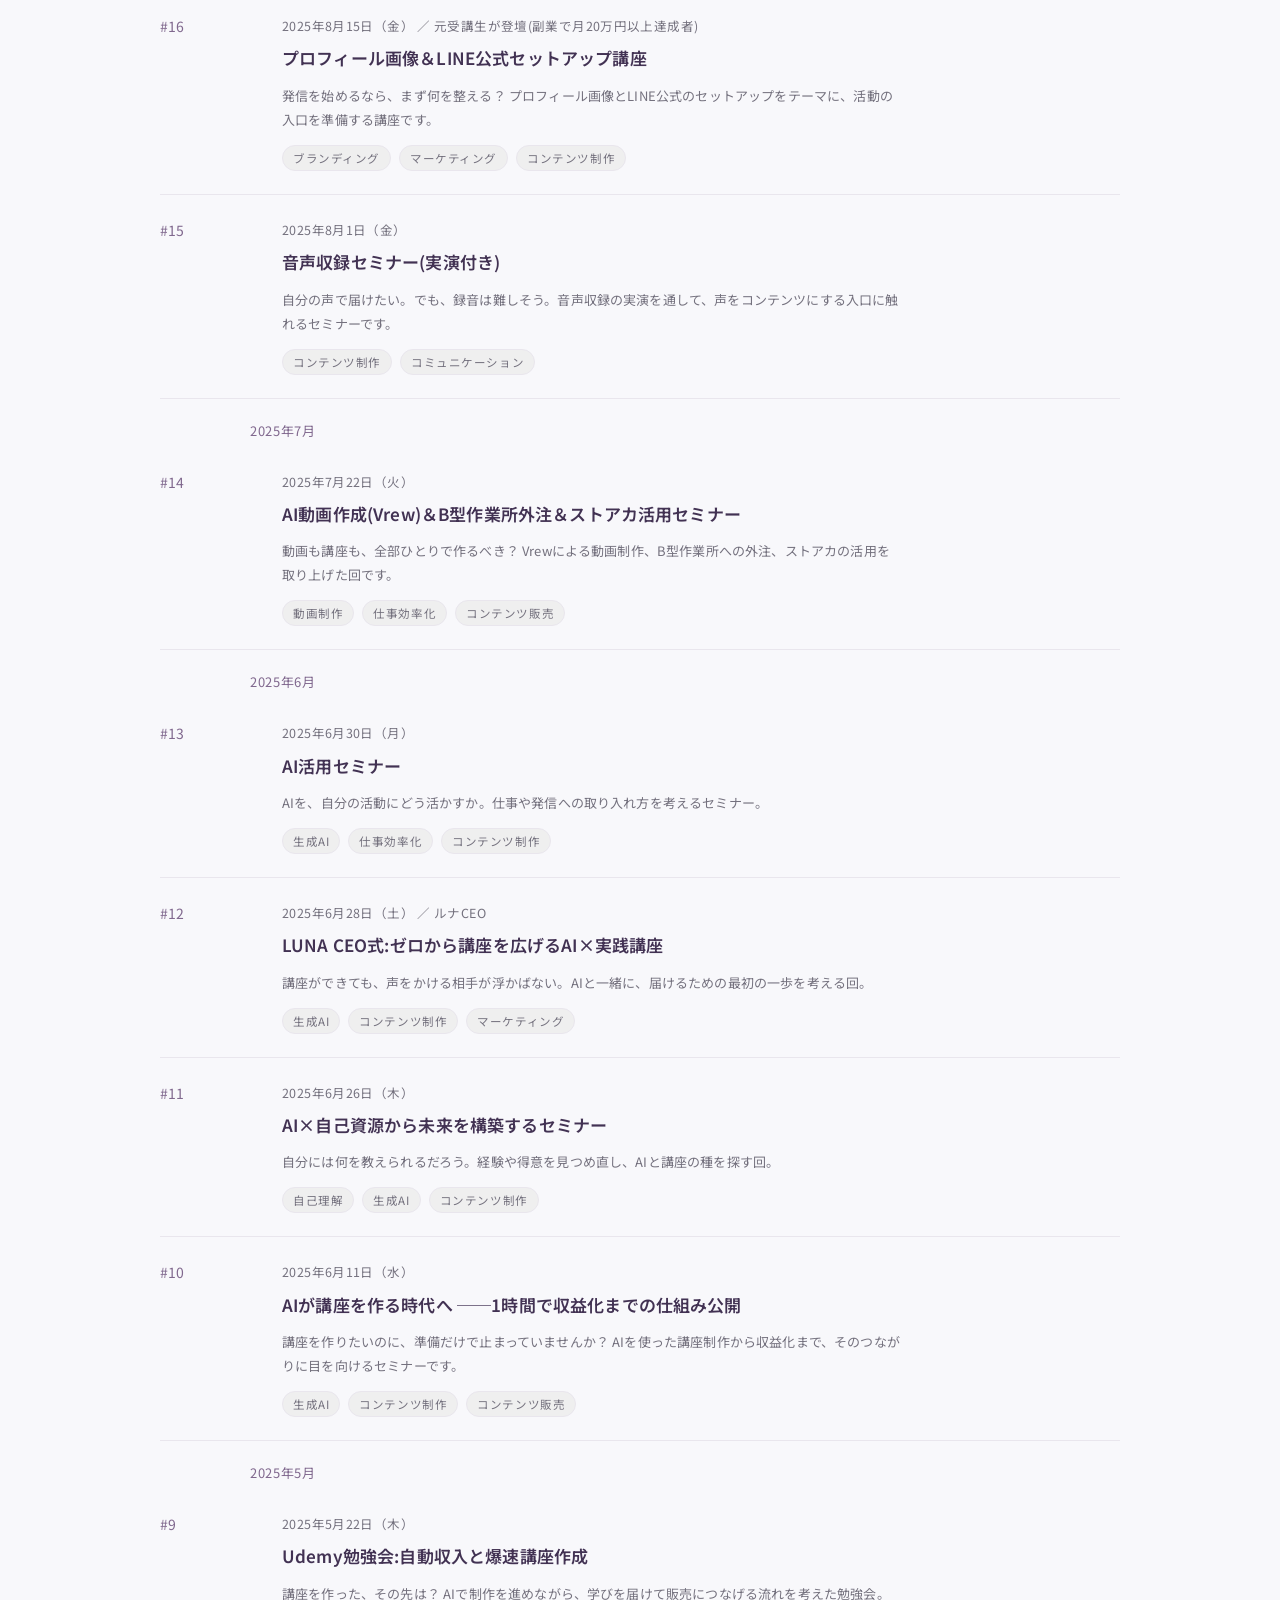
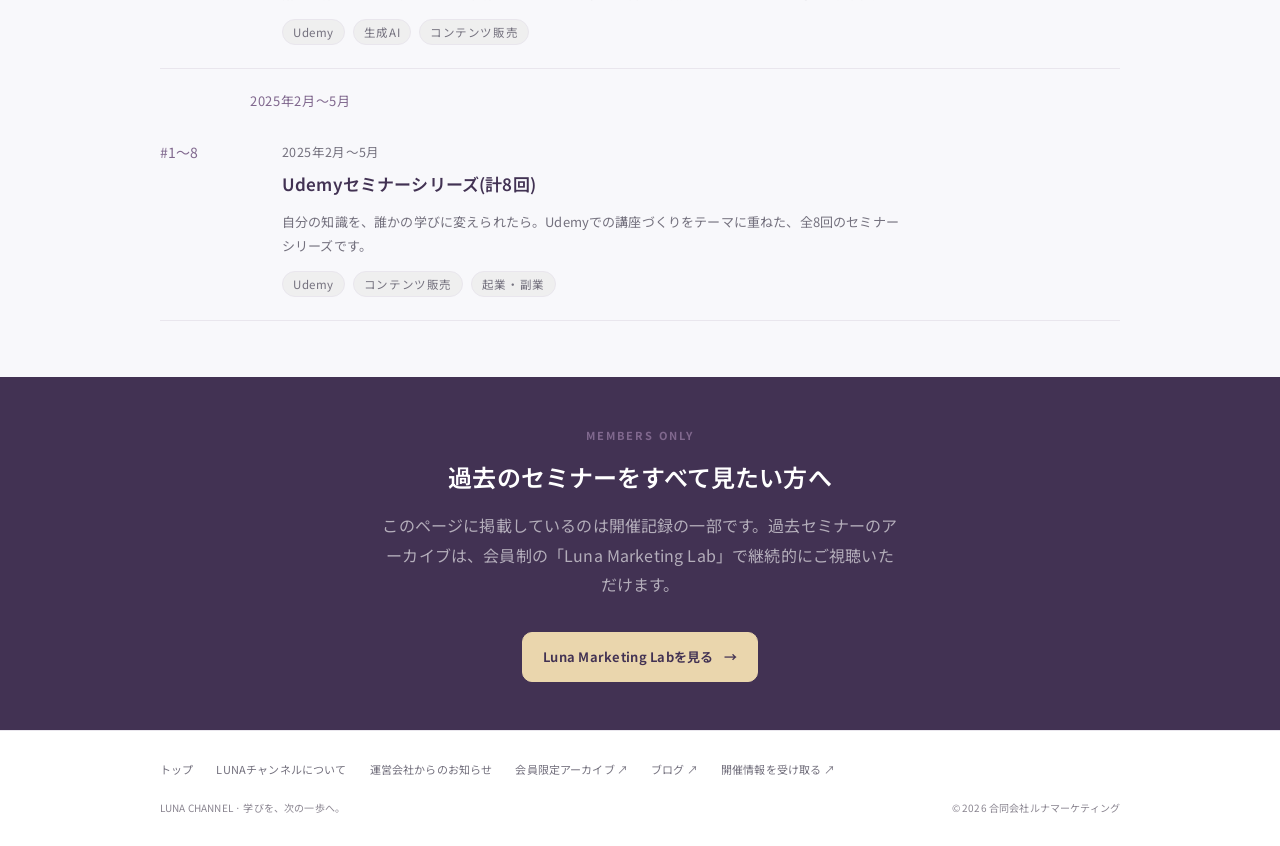
<file: archive.html>
<!DOCTYPE html>
<html lang="ja">
<head>
<meta charset="UTF-8">
<meta name="viewport" content="width=device-width, initial-scale=1.0">
<title>過去セミナー実績｜LUNAチャンネル</title>
<meta name="description" content="LUNAチャンネルが2025年2月から継続的に開催してきたセミナー・勉強会の実績記録です。">
<link rel="stylesheet" href="css/style.css?v=20261108d">
</head>
<body data-page="archive">

<header class="site-header"><div class="container"><a href="index.html" class="brand"><span class="brand-mark">LUNA</span><span class="brand-jp">チャンネル</span></a><nav class="nav-desktop" aria-label="メインメニュー"><a href="https://peatix.com/group/16558972" data-nav="seminars">開催予定</a><a href="archive.html" data-nav="archive">過去の開催</a><a href="speakers.html" data-nav="speakers">講師</a></nav></div></header>

<main>

  <section class="page-hero">
    <div class="container">
      <div class="breadcrumb"><a href="index.html">トップ</a> ／ 過去セミナー実績</div>
      <div class="eyebrow">Track Record</div>
      <h1>過去セミナー実績</h1>
      <p>AI・占い・ビジネスなど、これまでの学びをテーマ別に振り返れます。</p>
      <p style="font-size:13px;color:#ead6ad;">2025年2月から継続開催 · 掲載している開催記録 <strong><span id="archive-count">—</span></strong></p>
    </div>
  </section>

  <section>
    <div class="container">
      <div class="archive-filters" id="archive-filters" role="search" aria-label="過去セミナーを探す">
        <label class="archive-search-field">キーワード
          <input type="search" id="archive-search" placeholder="講座名・講師名・テーマ" autocomplete="off">
        </label>
        <label>カテゴリー
          <select id="archive-category"><option value="">すべて</option></select>
        </label>
        <label>テーマタグ
          <select id="archive-tag"><option value="">すべて</option></select>
        </label>
      </div>
      <div class="archive-filter-meta">
        <p id="archive-results" role="status" aria-live="polite" aria-atomic="true"></p>
        <button type="button" id="archive-reset" disabled>絞り込みを解除</button>
      </div>
      <div class="timeline" id="archive-timeline"></div>
    </div>
  </section>

  <section class="section-navy">
    <div class="container" style="text-align:center;">
      <div class="eyebrow" style="justify-content:center;">Members Only</div>
      <h2 style="margin-bottom:16px;">過去のセミナーをすべて見たい方へ</h2>
      <p style="color:rgba(255,255,255,0.6);max-width:520px;margin:0 auto 32px;">このページに掲載しているのは開催記録の一部です。過去セミナーのアーカイブは、会員制の「Luna Marketing Lab」で継続的にご視聴いただけます。</p>
      <a href="https://mosh.jp/services/309688" target="_blank" rel="noopener" class="btn btn-primary btn-arrow">Luna Marketing Labを見る</a>
    </div>
  </section>

</main>

<footer class="site-footer"><div class="container"><nav class="simple-footer" aria-label="関連ページ"><a href="index.html">トップ</a><a href="about.html">LUNAチャンネルについて</a><a href="press.html">運営会社からのお知らせ</a><a href="https://mosh.jp/services/309688" target="_blank" rel="noopener">会員限定アーカイブ ↗</a><a href="https://lunaceo.online/" target="_blank" rel="noopener">ブログ ↗</a><a href="https://x.gd/pMvfu" target="_blank" rel="noopener">開催情報を受け取る ↗</a></nav><div class="footer-bottom"><span>LUNA CHANNEL · 学びを、次の一歩へ。</span><span>© <span id="current-year"></span> 合同会社ルナマーケティング</span></div></div></footer>

<script src="js/main.js?v=20261108i"></script>
</body>
</html>
</file>
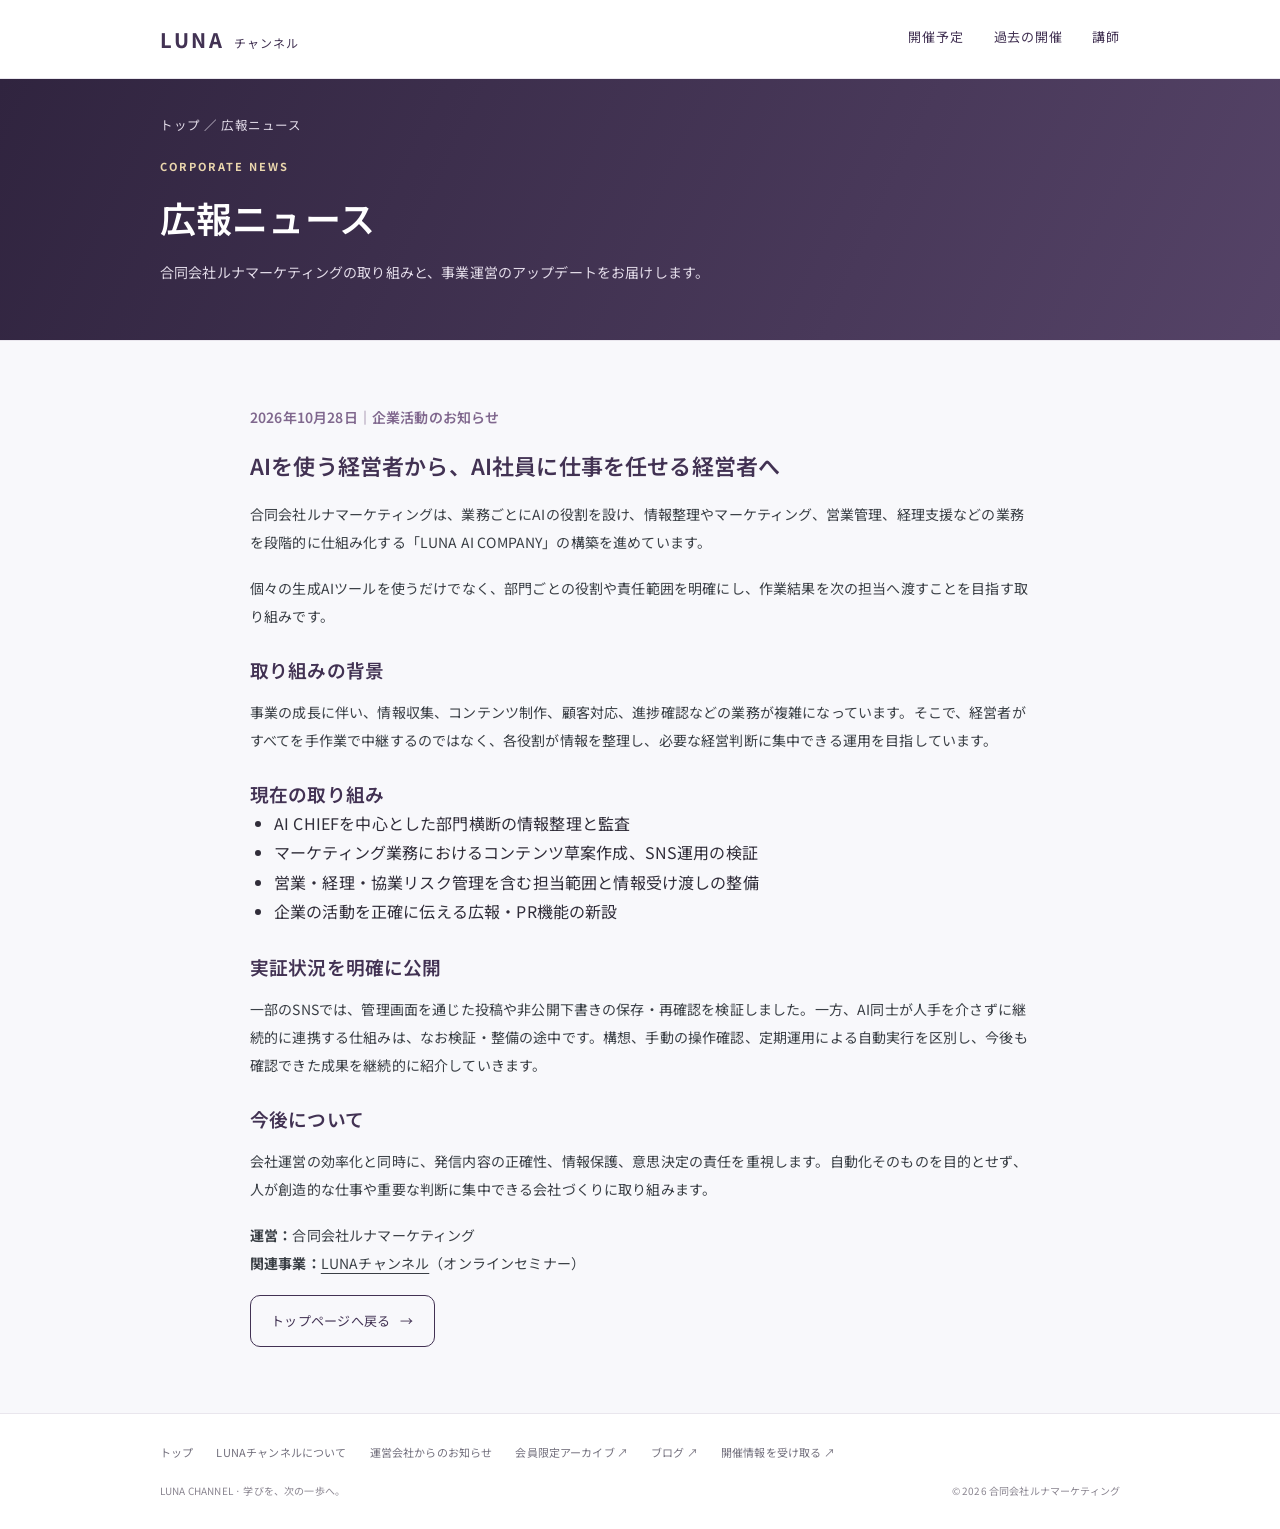
<file: press.html>
<!DOCTYPE html>
<html lang="ja">
<head>
<meta charset="UTF-8">
<meta name="viewport" content="width=device-width, initial-scale=1.0">
<title>広報ニュース｜LUNA AI COMPANYの取り組み｜LUNAチャンネル</title>
<meta name="description" content="合同会社ルナマーケティングの広報ニュース。AI社員とともに業務の仕組み化を進めるLUNA AI COMPANYの取り組みをご紹介します。">
<link rel="stylesheet" href="css/style.css?v=20261108d">
</head>
<body data-page="press">
<header class="site-header"><div class="container"><a href="index.html" class="brand"><span class="brand-mark">LUNA</span><span class="brand-jp">チャンネル</span></a><nav class="nav-desktop" aria-label="メインメニュー"><a href="https://peatix.com/group/16558972" data-nav="seminars">開催予定</a><a href="archive.html" data-nav="archive">過去の開催</a><a href="speakers.html" data-nav="speakers">講師</a></nav></div></header>
<main>
<section class="page-hero"><div class="container"><div class="breadcrumb"><a href="index.html">トップ</a> ／ 広報ニュース</div><div class="eyebrow">Corporate News</div><h1>広報ニュース</h1><p>合同会社ルナマーケティングの取り組みと、事業運営のアップデートをお届けします。</p></div></section>
<section><div class="container"><div class="prose" style="max-width:780px;margin:auto;">
<p style="color:var(--c-gold);font-weight:600;">2026年10月28日｜企業活動のお知らせ</p>
<h2>AIを使う経営者から、AI社員に仕事を任せる経営者へ</h2>
<p>合同会社ルナマーケティングは、業務ごとにAIの役割を設け、情報整理やマーケティング、営業管理、経理支援などの業務を段階的に仕組み化する「LUNA AI COMPANY」の構築を進めています。</p>
<p>個々の生成AIツールを使うだけでなく、部門ごとの役割や責任範囲を明確にし、作業結果を次の担当へ渡すことを目指す取り組みです。</p>
<h3>取り組みの背景</h3>
<p>事業の成長に伴い、情報収集、コンテンツ制作、顧客対応、進捗確認などの業務が複雑になっています。そこで、経営者がすべてを手作業で中継するのではなく、各役割が情報を整理し、必要な経営判断に集中できる運用を目指しています。</p>
<h3>現在の取り組み</h3>
<ul style="list-style:disc;padding-left:1.5em;">
<li>AI CHIEFを中心とした部門横断の情報整理と監査</li>
<li>マーケティング業務におけるコンテンツ草案作成、SNS運用の検証</li>
<li>営業・経理・協業リスク管理を含む担当範囲と情報受け渡しの整備</li>
<li>企業の活動を正確に伝える広報・PR機能の新設</li>
</ul>
<h3>実証状況を明確に公開</h3>
<p>一部のSNSでは、管理画面を通じた投稿や非公開下書きの保存・再確認を検証しました。一方、AI同士が人手を介さずに継続的に連携する仕組みは、なお検証・整備の途中です。構想、手動の操作確認、定期運用による自動実行を区別し、今後も確認できた成果を継続的に紹介していきます。</p>
<h3>今後について</h3>
<p>会社運営の効率化と同時に、発信内容の正確性、情報保護、意思決定の責任を重視します。自動化そのものを目的とせず、人が創造的な仕事や重要な判断に集中できる会社づくりに取り組みます。</p>
<p><strong>運営：</strong>合同会社ルナマーケティング<br><strong>関連事業：</strong><a href="index.html">LUNAチャンネル</a>（オンラインセミナー）</p>
<p><a href="index.html" class="btn btn-arrow">トップページへ戻る</a></p>
</div></div></section>
</main>
<footer class="site-footer"><div class="container"><nav class="simple-footer" aria-label="関連ページ"><a href="index.html">トップ</a><a href="about.html">LUNAチャンネルについて</a><a href="press.html">運営会社からのお知らせ</a><a href="https://mosh.jp/services/309688" target="_blank" rel="noopener">会員限定アーカイブ ↗</a><a href="https://lunaceo.online/" target="_blank" rel="noopener">ブログ ↗</a><a href="https://x.gd/pMvfu" target="_blank" rel="noopener">開催情報を受け取る ↗</a></nav><div class="footer-bottom"><span>LUNA CHANNEL · 学びを、次の一歩へ。</span><span>© <span id="current-year"></span> 合同会社ルナマーケティング</span></div></div></footer><script src="js/main.js?v=20261108i"></script>
</body></html>
</file>
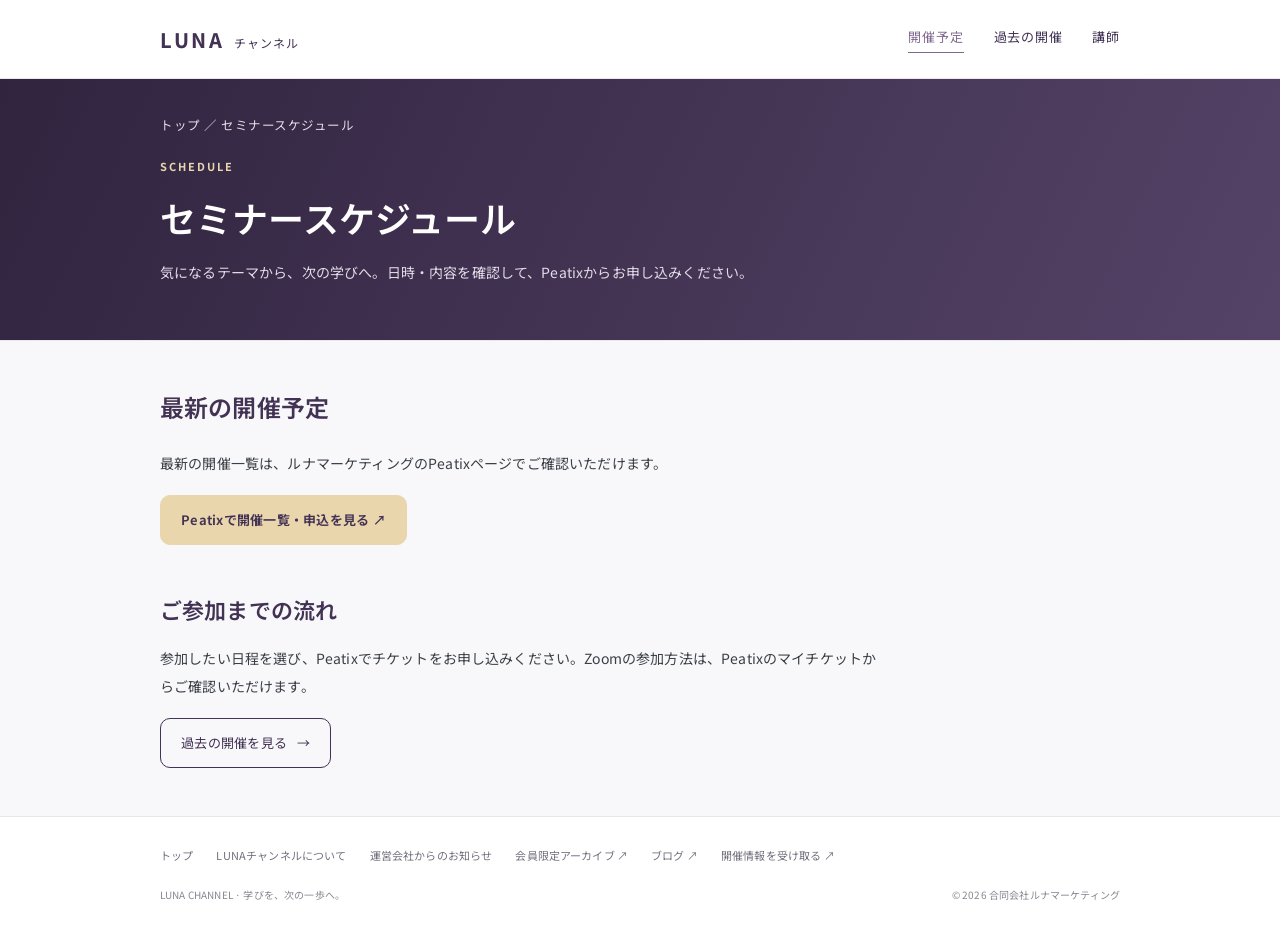
<file: seminars.html>
<!DOCTYPE html>
<html lang="ja">
<head>
<meta charset="UTF-8">
<meta name="viewport" content="width=device-width, initial-scale=1.0">
<title>セミナースケジュール｜LUNAチャンネル</title>
<meta name="description" content="LUNAチャンネルが2025年2月から継続開催しているレギュラーセミナーと、代表的な開催実績のご案内です。">
<link rel="stylesheet" href="css/style.css?v=20261108d">
</head>
<body data-page="seminars">

<header class="site-header"><div class="container"><a href="index.html" class="brand"><span class="brand-mark">LUNA</span><span class="brand-jp">チャンネル</span></a><nav class="nav-desktop" aria-label="メインメニュー"><a href="https://peatix.com/group/16558972" data-nav="seminars">開催予定</a><a href="archive.html" data-nav="archive">過去の開催</a><a href="speakers.html" data-nav="speakers">講師</a></nav></div></header>

<main>

  <!-- ===== 一覧ビュー ===== -->
  <div id="seminars-list-view">
    <section class="page-hero">
      <div class="container">
        <div class="breadcrumb"><a href="index.html">トップ</a> ／ セミナースケジュール</div>
        <div class="eyebrow">Schedule</div>
        <h1>セミナースケジュール</h1>
        <p>気になるテーマから、次の学びへ。日時・内容を確認して、Peatixからお申し込みください。</p>
      </div>
    </section>

    <section>
      <div class="container">
        <div class="section-head"><h2>最新の開催予定</h2></div>
        <div class="prose"><p>最新の開催一覧は、ルナマーケティングのPeatixページでご確認いただけます。</p><a class="btn btn-primary" href="https://peatix.com/group/16558972">Peatixで開催一覧・申込を見る ↗</a></div>
      </div>
    </section>

    <section class="schedule-help"><div class="container"><div class="prose"><h2>ご参加までの流れ</h2><p>参加したい日程を選び、Peatixでチケットをお申し込みください。Zoomの参加方法は、Peatixのマイチケットからご確認いただけます。</p><a href="archive.html" class="btn btn-small btn-arrow">過去の開催を見る</a></div></div></section>
  </div>

  <!-- ===== 詳細ビュー(?id=で切り替え) ===== -->
  <div id="seminars-detail-view" style="display:none;padding-top:48px;"></div>

</main>

<footer class="site-footer"><div class="container"><nav class="simple-footer" aria-label="関連ページ"><a href="index.html">トップ</a><a href="about.html">LUNAチャンネルについて</a><a href="press.html">運営会社からのお知らせ</a><a href="https://mosh.jp/services/309688" target="_blank" rel="noopener">会員限定アーカイブ ↗</a><a href="https://lunaceo.online/" target="_blank" rel="noopener">ブログ ↗</a><a href="https://x.gd/pMvfu" target="_blank" rel="noopener">開催情報を受け取る ↗</a></nav><div class="footer-bottom"><span>LUNA CHANNEL · 学びを、次の一歩へ。</span><span>© <span id="current-year"></span> 合同会社ルナマーケティング</span></div></div></footer>

<script src="js/main.js?v=20261108i"></script>
</body>
</html>
</file>
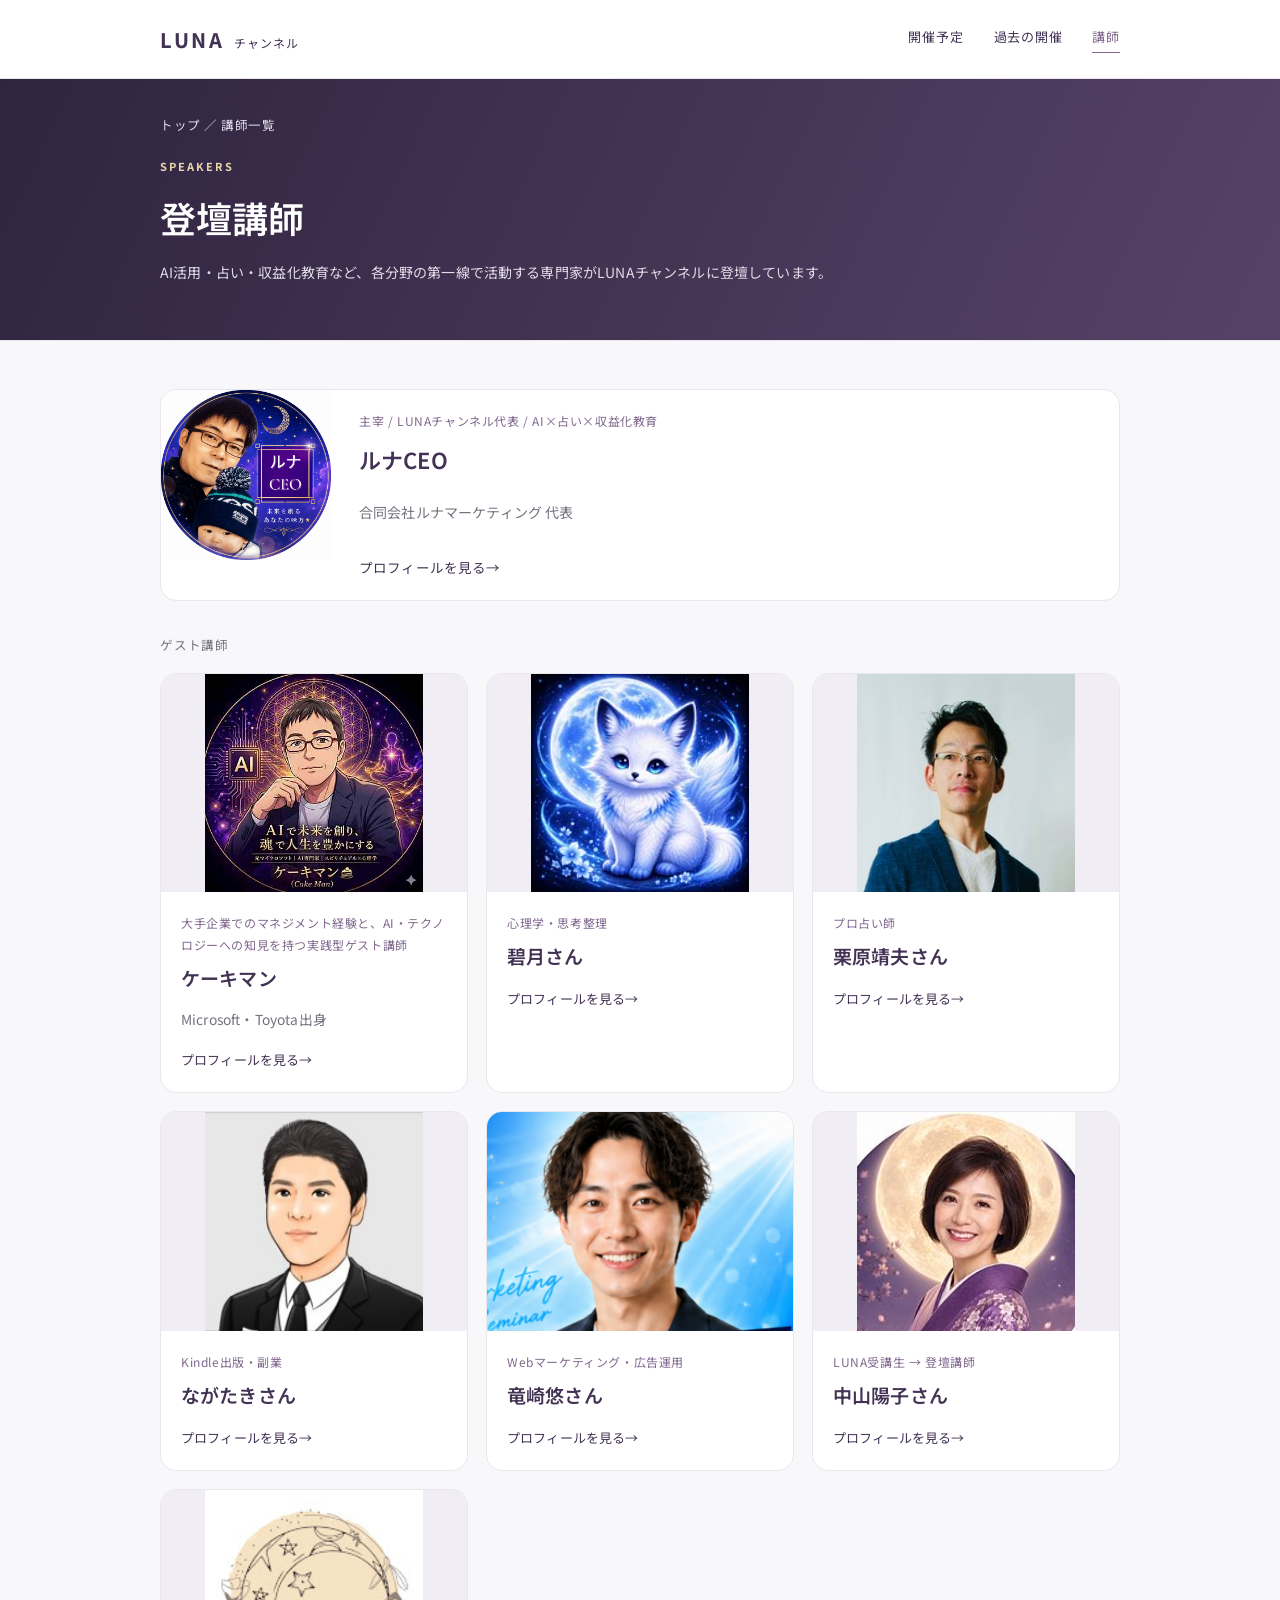
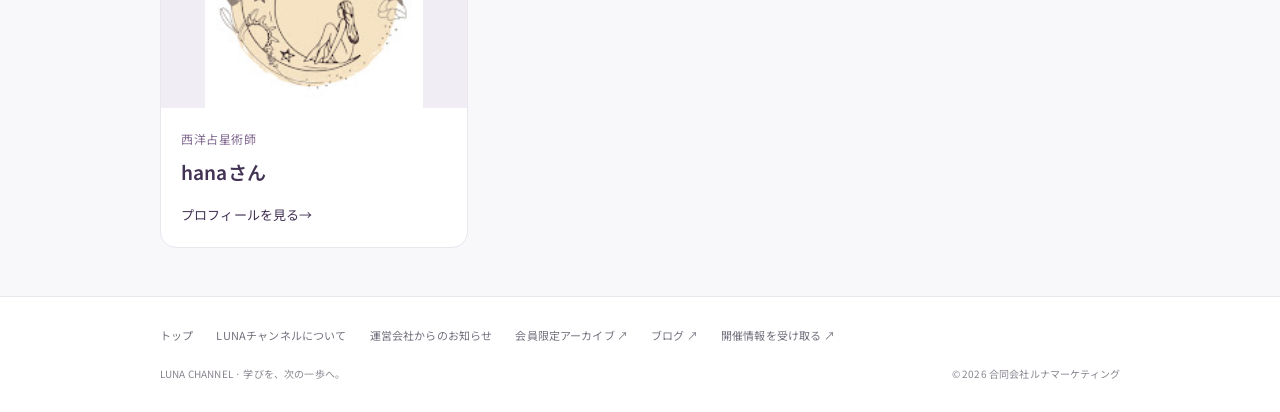
<file: speakers.html>
<!DOCTYPE html>
<html lang="ja">
<head>
<meta charset="UTF-8">
<meta name="viewport" content="width=device-width, initial-scale=1.0">
<title>講師一覧｜LUNAチャンネル</title>
<meta name="description" content="LUNAチャンネルに登壇する講師の一覧です。AI活用・占い・収益化教育など、各分野の専門家をご紹介しています。">
<link rel="stylesheet" href="css/style.css?v=20261108d">
</head>
<body data-page="speakers">

<header class="site-header"><div class="container"><a href="index.html" class="brand"><span class="brand-mark">LUNA</span><span class="brand-jp">チャンネル</span></a><nav class="nav-desktop" aria-label="メインメニュー"><a href="https://peatix.com/group/16558972" data-nav="seminars">開催予定</a><a href="archive.html" data-nav="archive">過去の開催</a><a href="speakers.html" data-nav="speakers">講師</a></nav></div></header>

<main>

  <!-- ===== 一覧ビュー ===== -->
  <div id="speakers-list-view">
    <section class="page-hero">
      <div class="container">
        <div class="breadcrumb"><a href="index.html">トップ</a> ／ 講師一覧</div>
        <div class="eyebrow">Speakers</div>
        <h1>登壇講師</h1>
        <p>AI活用・占い・収益化教育など、各分野の第一線で活動する専門家がLUNAチャンネルに登壇しています。</p>
      </div>
    </section>

    <section>
      <div class="container">
        <div id="speakers-host"></div>
        <div class="guest-label">ゲスト講師</div>
        <div class="grid grid-speakers" id="speakers-grid"></div>
      </div>
    </section>
  </div>

  <!-- ===== 詳細ビュー(?id=で切り替え) ===== -->
  <div id="speakers-detail-view" style="display:none;padding-top:48px;"></div>

</main>

<footer class="site-footer"><div class="container"><nav class="simple-footer" aria-label="関連ページ"><a href="index.html">トップ</a><a href="about.html">LUNAチャンネルについて</a><a href="press.html">運営会社からのお知らせ</a><a href="https://mosh.jp/services/309688" target="_blank" rel="noopener">会員限定アーカイブ ↗</a><a href="https://lunaceo.online/" target="_blank" rel="noopener">ブログ ↗</a><a href="https://x.gd/pMvfu" target="_blank" rel="noopener">開催情報を受け取る ↗</a></nav><div class="footer-bottom"><span>LUNA CHANNEL · 学びを、次の一歩へ。</span><span>© <span id="current-year"></span> 合同会社ルナマーケティング</span></div></div></footer>

<script src="js/main.js?v=20261108i"></script>
</body>
</html>
</file>
<file: css/style.css>
/* ============================================================
   LUNAチャンネル — style.css
   デザイントークン定義 → 汎用パーツ → ページ別スタイルの順で構成。
   色や余白を変えたい場合は :root のトークンを編集してください。
   ============================================================ */

@import url('https://fonts.googleapis.com/css2?family=Shippori+Mincho:wght@500;600;700;800&family=Noto+Sans+JP:wght@300;400;500;600;700&family=Cormorant+Garamond:ital,wght@0,400;0,500;0,600;1,400&display=swap');

:root{
  /* ---- Color tokens ---- */
  --c-paper: #FAF9F5;
  --c-white: #FFFFFF;
  --c-navy: #0F1B2E;
  --c-navy-soft: #1D2E45;
  --c-gold: #B4903E;
  --c-gold-light: #DCC48A;
  --c-gold-pale: #F3ECDC;
  --c-ink: #1A1A1A;
  --c-gray: #6B7178;
  --c-gray-light: #9A9E9F;
  --c-line: #E4E0D6;
  --c-line-dark: rgba(255,255,255,0.14);

  /* ---- Type ---- */
  --f-display: 'Shippori Mincho', serif;
  --f-body: 'Noto Sans JP', sans-serif;
  --f-accent: 'Cormorant Garamond', serif;

  /* ---- Layout ---- */
  --container: 1120px;
  --gutter: clamp(20px, 5vw, 64px);
  --section-y: clamp(64px, 9vw, 128px);
  --radius: 2px;
  --header-h: 84px;
}

*, *::before, *::after{ box-sizing: border-box; }
html{ scroll-behavior: smooth; }
html, body{ margin:0; padding:0; }

body{
  font-family: var(--f-body);
  background: var(--c-paper);
  color: var(--c-ink);
  line-height: 1.85;
  font-size: 16px;
  -webkit-font-smoothing: antialiased;
  letter-spacing: 0.01em;
}

img{ max-width:100%; display:block; }
a{ color: inherit; text-decoration:none; }
ul{ list-style:none; margin:0; padding:0; }
button{ font-family: inherit; }

.container{
  max-width: var(--container);
  margin: 0 auto;
  padding: 0 var(--gutter);
}

/* ---- 見出し共通 ---- */
h1,h2,h3,h4{
  font-family: var(--f-display);
  color: var(--c-navy);
  font-weight: 600;
  line-height: 1.5;
  margin: 0;
}

.eyebrow{
  display:flex;
  align-items:center;
  gap: 10px;
  font-family: var(--f-accent);
  font-style: italic;
  font-size: 15px;
  letter-spacing: 0.14em;
  color: var(--c-gold);
  text-transform: uppercase;
  margin-bottom: 14px;
}
.eyebrow::before{
  content:"";
  width: 28px;
  height: 1px;
  background: var(--c-gold);
  display:inline-block;
}

.section-head{
  max-width: 640px;
  margin-bottom: 48px;
}
.section-head h2{
  font-size: clamp(26px, 3vw, 34px);
}
.upcoming-count-badge{
  display: inline-block;
  vertical-align: middle;
  font-family: var(--f-body);
  font-size: 13px;
  font-weight: 600;
  letter-spacing: .02em;
  color: var(--c-white);
  background: var(--c-gold);
  padding: 5px 14px;
  border-radius: 999px;
  margin-left: 10px;
}
.section-head p{
  color: var(--c-gray);
  margin-top: 14px;
  font-size: 15.5px;
}
.section-head.center{
  margin-left:auto; margin-right:auto; text-align:center;
}
.section-head.between{
  display:flex;
  align-items:flex-end;
  justify-content:space-between;
  max-width:none;
  gap: 24px;
  flex-wrap: wrap;
}

section{ padding: var(--section-y) 0; }
.section-alt{ background: var(--c-white); border-top:1px solid var(--c-line); border-bottom:1px solid var(--c-line); }
.section-navy{ background: var(--c-navy); color: rgba(255,255,255,0.86); }
.section-navy h2, .section-navy h3, .section-navy h4{ color: var(--c-white); }

/* ---- 月相シグネチャーモチーフ ---- */
.moon-phases{
  display:flex;
  align-items:center;
  gap: 18px;
}
.moon-phases svg{ width:100%; height:auto; display:block; }
.moon-divider{
  display:flex;
  justify-content:center;
  margin: 0 auto 56px;
  width: 220px;
  opacity: 0.8;
}

/* ============================================================
   Header
   ============================================================ */
.site-header{
  position: sticky;
  top:0;
  z-index: 100;
  background: rgba(250,249,245,0.92);
  backdrop-filter: blur(10px);
  border-bottom: 1px solid var(--c-line);
}
.site-header .container{
  height: var(--header-h);
  display:flex;
  align-items:center;
  justify-content:space-between;
}
.brand{
  display:flex;
  align-items:baseline;
  gap: 10px;
}
.brand-mark{
  font-family: var(--f-accent);
  font-size: 26px;
  letter-spacing: 0.06em;
  color: var(--c-navy);
  font-weight:600;
}
.brand-jp{
  font-family: var(--f-display);
  font-size: 15px;
  color: var(--c-gold);
  letter-spacing: 0.08em;
}

.nav-desktop{
  display:flex;
  align-items:center;
  gap: 40px;
}
.nav-desktop a{
  font-size: 14px;
  letter-spacing: 0.06em;
  color: var(--c-navy);
  position:relative;
  padding-bottom: 4px;
}
.nav-desktop a::after{
  content:"";
  position:absolute;
  left:0; right:0; bottom:0;
  height:1px;
  background: var(--c-gold);
  transform: scaleX(0);
  transform-origin: right;
  transition: transform .35s ease;
}
.nav-desktop a:hover::after,
.nav-desktop a.is-active::after{
  transform: scaleX(1);
  transform-origin: left;
}
.nav-desktop a.is-active{ color: var(--c-gold); }

.nav-cta{
  border:1px solid var(--c-navy);
  padding: 10px 22px;
  font-size: 13px;
  letter-spacing: 0.08em;
}
.nav-cta:hover{ background: var(--c-navy); color: var(--c-white); }

.nav-toggle{
  display:none;
  width: 40px; height:40px;
  border:none; background:none;
  cursor:pointer;
  flex-direction:column;
  justify-content:center;
  align-items:center;
  gap:5px;
}
.nav-toggle span{
  width: 22px; height:1px;
  background: var(--c-navy);
  transition: transform .3s ease, opacity .3s ease;
}
.nav-toggle.is-open span:nth-child(1){ transform: translateY(6px) rotate(45deg); }
.nav-toggle.is-open span:nth-child(2){ opacity:0; }
.nav-toggle.is-open span:nth-child(3){ transform: translateY(-6px) rotate(-45deg); }

.nav-mobile{
  display:none;
  position: fixed;
  inset: var(--header-h) 0 0 0;
  background: var(--c-paper);
  z-index: 99;
  padding: 32px var(--gutter);
  transform: translateY(-8px);
  opacity:0;
  pointer-events:none;
  transition: opacity .25s ease, transform .25s ease;
}
.nav-mobile.is-open{ opacity:1; transform:none; pointer-events:auto; }
.nav-mobile a{
  display:block;
  font-family: var(--f-display);
  font-size: 22px;
  padding: 16px 0;
  border-bottom: 1px solid var(--c-line);
  color: var(--c-navy);
}

/* ============================================================
   Buttons
   ============================================================ */
.btn{
  display:inline-flex;
  align-items:center;
  gap:10px;
  padding: 14px 30px;
  font-size: 14px;
  letter-spacing: 0.07em;
  border:1px solid var(--c-navy);
  color: var(--c-navy);
  background: transparent;
  transition: all .3s ease;
  cursor:pointer;
}
.btn:hover{ background: var(--c-navy); color: var(--c-white); }
.btn-primary{ background: var(--c-navy); color: var(--c-white); }
.btn-primary:hover{ background: var(--c-gold); border-color: var(--c-gold); color: var(--c-navy); }
.btn-gold{ border-color: var(--c-gold); color: var(--c-gold); }
.btn-gold:hover{ background: var(--c-gold); color: var(--c-white); }
.btn-ghost-invert{ border-color: rgba(255,255,255,0.4); color: var(--c-white); }
.btn-ghost-invert:hover{ background: var(--c-white); color: var(--c-navy); border-color: var(--c-white); }
.btn-arrow::after{ content:"→"; transition: transform .3s ease; }
.btn-arrow:hover::after{ transform: translateX(4px); }
.btn-small{ padding: 9px 18px; font-size:12.5px; }

/* ============================================================
   Hero
   ============================================================ */
.hero{
  padding-top: clamp(56px, 8vw, 96px);
  padding-bottom: clamp(56px, 8vw, 96px);
  overflow:hidden;
}
.hero .container{
  display:grid;
  grid-template-columns: 1.15fr 0.85fr;
  gap: 48px;
  align-items:center;
}
.hero-copy h1{
  font-size: clamp(34px, 4.6vw, 54px);
  letter-spacing: 0.02em;
}
.hero-copy .sub{
  margin-top: 22px;
  color: var(--c-gray);
  font-size: 16.5px;
  max-width: 460px;
}
.hero-actions{
  display:flex;
  gap:16px;
  flex-wrap:wrap;
  margin-top: 36px;
}
.hero-stats{
  display:flex;
  gap: 40px;
  margin-top: 56px;
  padding-top: 32px;
  border-top: 1px solid var(--c-line);
}
.hero-stat .num{
  font-family: var(--f-accent);
  font-size: 34px;
  color: var(--c-navy);
  font-weight: 600;
}
.hero-stat .label{
  font-size: 12.5px;
  color: var(--c-gray);
  letter-spacing: 0.04em;
  margin-top: 4px;
}

.hero-visual{
  position:relative;
  aspect-ratio: 1/1;
  display:flex;
  align-items:center;
  justify-content:center;
}
.hero-visual .ring{
  position:absolute;
  inset:0;
  border-radius:50%;
  border: 1px solid var(--c-line);
}
.hero-visual .ring.r2{ inset: 12%; border-color: var(--c-gold-light); }
.hero-visual .core{
  width: 46%;
  height:46%;
  border-radius:50%;
  background: var(--c-navy);
  display:flex;
  align-items:center;
  justify-content:center;
  box-shadow: 0 30px 60px -20px rgba(15,27,46,0.35);
}
.hero-visual .core span{
  font-family: var(--f-accent);
  color: var(--c-gold-light);
  font-size: 15px;
  letter-spacing: 0.2em;
  text-align:center;
}
.hero-visual .orbit-dot{
  position:absolute;
  width:9px; height:9px;
  border-radius:50%;
  background: var(--c-gold);
}

/* ============================================================
   Cards — seminar / speaker
   ============================================================ */
.grid{ display:grid; gap: 28px; }
.grid-3{ grid-template-columns: repeat(3, 1fr); }
.grid-2{ grid-template-columns: repeat(2, 1fr); }
/* 講師カード用:件数が増減しても孤立カードが出ないよう自動折り返し */
.grid-speakers{ grid-template-columns: repeat(auto-fit, minmax(240px, 1fr)); }

.card{
  background: var(--c-white);
  border: 1px solid var(--c-line);
  transition: border-color .3s ease, transform .3s ease, box-shadow .3s ease;
  display:flex;
  flex-direction:column;
}
.card:hover{
  border-color: var(--c-gold-light);
  transform: translateY(-4px);
  box-shadow: 0 24px 50px -30px rgba(15,27,46,0.25);
}

.seminar-card{ padding: 28px; }
.seminar-card .tag-row{
  display:flex;
  gap:8px;
  flex-wrap:wrap;
  margin-bottom: 16px;
}
.tag{
  font-size: 11.5px;
  letter-spacing: 0.05em;
  padding: 4px 10px;
  border: 1px solid var(--c-line);
  color: var(--c-gray);
}
.tag.gold{ border-color: var(--c-gold-light); color: var(--c-gold); background: var(--c-gold-pale); }
.tag.navy{ border-color: var(--c-navy); color: var(--c-navy); }

.seminar-card .date{
  font-family: var(--f-accent);
  color: var(--c-gold);
  font-size: 15px;
  letter-spacing: 0.04em;
  margin-bottom: 8px;
}
.seminar-card h3{
  font-size: 20px;
  margin-bottom: 12px;
}
.seminar-card .desc{
  color: var(--c-gray);
  font-size: 14.5px;
  flex:1;
}
.seminar-card .meta{
  margin-top: 20px;
  padding-top: 16px;
  border-top: 1px solid var(--c-line);
  display:flex;
  align-items:center;
  justify-content:space-between;
  font-size: 13px;
}
.speaker-chip{
  display:flex;
  align-items:center;
  gap:10px;
  color: var(--c-navy);
}
.speaker-chip .avatar{
  width: 30px; height:30px;
  border-radius:50%;
  background: var(--c-navy-soft);
  color: var(--c-gold-light);
  font-family: var(--f-accent);
  font-size:13px;
  display:flex; align-items:center; justify-content:center;
}

/* ============================================================
   Upcoming seminars — このHPの最重要導線。
   「開催日 → タイトル → 講師 → 魅力 → 概要 → 参加登録CTA」の
   流れが一目で分かる、詳細情報量の多いカード。
   ============================================================ */
.section-upcoming{
  background: linear-gradient(180deg, var(--c-gold-pale) 0%, var(--c-paper) 100%);
  border-bottom: 1px solid var(--c-line);
  padding-top: clamp(48px, 6vw, 80px);
}
.upcoming-list{
  display: flex;
  flex-direction: column;
  gap: 20px;
}
.upcoming-card{
  display: grid;
  grid-template-columns: 110px 1fr 200px;
  gap: 28px;
  align-items: center;
  background: var(--c-white);
  border: 1px solid var(--c-line);
  border-left: 4px solid var(--c-gold);
  box-shadow: 0 20px 44px -30px rgba(15,27,46,0.22);
  padding: 28px;
  transition: border-color .3s ease, box-shadow .3s ease, transform .3s ease;
}
.upcoming-card:hover{
  border-color: var(--c-gold-light);
  border-left-color: var(--c-gold);
  box-shadow: 0 30px 60px -34px rgba(15,27,46,0.32);
  transform: translateY(-2px);
}
.upcoming-date{
  text-align: center;
  background: linear-gradient(160deg, var(--c-navy-soft), var(--c-navy));
  padding: 18px 12px;
  border-radius: 2px;
}
.upcoming-date .month{ font-size: 12.5px; color: var(--c-gold-light); letter-spacing: .05em; }
.upcoming-date .day{ font-family: var(--f-accent); font-size: 44px; color: var(--c-white); line-height: 1.1; font-weight: 600; }
.upcoming-date .weekday{ font-size: 12px; color: rgba(255,255,255,0.6); }
.upcoming-date .time{ font-size: 12px; color: var(--c-gold-light); margin-top: 10px; padding-top: 10px; border-top: 1px solid rgba(255,255,255,0.2); }

.upcoming-body h3{ font-size: 21px; margin-bottom: 10px; line-height: 1.5; }
.upcoming-body h3 a:hover{ color: var(--c-gold); }
.upcoming-presenter{ margin-bottom: 10px; }
.upcoming-highlights{
  list-style: none;
  margin: 0 0 10px;
  padding: 0;
  display: flex;
  flex-direction: column;
  gap: 5px;
}
.upcoming-highlights li{
  font-size: 13px;
  color: var(--c-navy);
  padding-left: 18px;
  position: relative;
}
.upcoming-highlights li::before{
  content: "✓";
  position: absolute;
  left: 0;
  color: var(--c-gold);
  font-size: 12px;
}
.upcoming-desc{ color: var(--c-gray); font-size: 13.5px; margin-bottom: 10px; }
.upcoming-links{ font-size: 13px; }

.upcoming-cta{ text-align: center; }
.upcoming-cta .btn{ width: 100%; justify-content: center; white-space: nowrap; }

@media (max-width: 860px){
  .upcoming-card{
    grid-template-columns: 1fr;
    gap: 16px;
  }
  .upcoming-date{
    display: flex;
    align-items: baseline;
    gap: 10px;
    text-align: left;
    border-right: none;
    border-bottom: 1px solid var(--c-line);
    padding-right: 0;
    padding-bottom: 14px;
  }
  .upcoming-date .day{ font-size: 30px; }
  .upcoming-date .time{ margin-top: 0; padding-top: 0; border-top: none; margin-left: auto; }
  .upcoming-cta .btn{ width: 100%; }
}

/* Featured (next seminar) */
.featured-seminar{
  background: var(--c-navy);
  color: rgba(255,255,255,0.85);
  display:grid;
  grid-template-columns: 1fr 1fr;
}
.featured-seminar .fs-info{ padding: clamp(32px, 4vw, 56px); }
.featured-seminar .fs-visual{
  background: var(--c-navy-soft);
  position:relative;
  min-height: 260px;
  display:flex;
  align-items:center;
  justify-content:center;
}
.featured-seminar h3{ color:var(--c-white); font-size: clamp(24px,3vw,30px); margin: 14px 0 18px; }
.featured-seminar .fs-desc{ color: rgba(255,255,255,0.65); font-size:15px; max-width: 460px; }
.featured-seminar .fs-meta{
  display:flex; flex-wrap:wrap; gap: 28px;
  margin: 28px 0 32px;
}
.fs-meta-item .label{ font-size:11.5px; letter-spacing:.08em; color: var(--c-gold-light); margin-bottom:4px; }
.fs-meta-item .val{ font-size:14.5px; color: var(--c-white); }

/* Speaker card */
.speaker-card{ padding: 0; text-align:left; }
.speaker-card .photo{
  aspect-ratio: 4/5;
  background: linear-gradient(160deg, var(--c-navy-soft), var(--c-navy));
  display:flex;
  align-items:center;
  justify-content:center;
  overflow:hidden;
}
.speaker-card .photo img{
  width:100%;
  height:100%;
  object-fit: contain;
  display:block;
}
.speaker-card .photo .initial{
  font-family: var(--f-accent);
  font-size: 42px;
  color: var(--c-gold-light);
  letter-spacing: .06em;
}
.speaker-card .body{ padding: 22px 22px 26px; }
.speaker-card .role{
  font-size: 12px;
  color: var(--c-gold);
  letter-spacing: .05em;
  margin-bottom: 8px;
}
.speaker-card h3{ font-size: 19px; margin-bottom:10px; }
.speaker-card p{ color: var(--c-gray); font-size: 13.8px; }
.speaker-card .link-row{
  margin-top: 16px;
  font-size: 13px;
  color: var(--c-navy);
  display:flex;
  align-items:center;
  gap:8px;
}

/* ---- 主宰講師(ホスト)を目立たせる横長カード ---- */
.speaker-featured{
  display:grid;
  grid-template-columns: 220px 1fr;
  gap: 40px;
  background: var(--c-white);
  border: 1px solid var(--c-line);
  margin-bottom: 32px;
}
.speaker-featured .sf-photo{
  aspect-ratio: 4/5;
  background: linear-gradient(160deg, var(--c-navy-soft), var(--c-navy));
  display:flex; align-items:center; justify-content:center;
  overflow:hidden;
}
.speaker-featured .sf-photo img{ width:100%; height:100%; object-fit:contain; display:block; }
.speaker-featured .sf-photo .initial{ font-family: var(--f-accent); font-size: 40px; color: var(--c-gold-light); }
.speaker-featured .sf-body{ padding: 28px 28px 28px 0; display:flex; flex-direction:column; justify-content:center; }
.speaker-featured .sf-role{ font-size:12px; color:var(--c-gold); letter-spacing:.05em; margin-bottom:10px; }
.speaker-featured h3{ font-size:22px; margin-bottom:10px; }
.speaker-featured p{ color:var(--c-gray); font-size:14px; max-width:520px; }
.speaker-featured .link-row{ margin-top:16px; font-size:13.5px; color:var(--c-navy); }
.guest-label{ font-size:12.5px; letter-spacing:.06em; color:var(--c-gray); margin: 40px 0 16px; }

@media (max-width: 640px){
  .speaker-featured{ grid-template-columns: 1fr; }
  .speaker-featured .sf-photo{ max-width: 200px; margin:0 auto; }
  .speaker-featured .sf-body{ padding: 20px; text-align:left; }
}

/* ============================================================
   Stats band
   ============================================================ */
.stat-band{
  display:grid;
  grid-template-columns: repeat(5, 1fr);
  gap: 0;
  border: 1px solid var(--c-line-dark);
  border-radius: var(--radius);
}
.stat-band .stat{
  padding: 32px 24px;
  border-right: 1px solid var(--c-line-dark);
  text-align:center;
}
.stat-band .stat:last-child{ border-right:none; }
.stat .num{
  font-family: var(--f-accent);
  font-size: 40px;
  color: var(--c-gold-light);
}
.stat .label{ font-size:12.5px; margin-top:8px; letter-spacing:.04em; color: rgba(255,255,255,0.65); }

/* ============================================================
   Channel links (YouTube / OpenChat / Archive)
   ============================================================ */
.channel-grid{
  display:grid;
  grid-template-columns: repeat(3,1fr);
  gap: 24px;
}
.channel-card{
  padding: 32px 28px;
  border: 1px solid var(--c-line);
  background: var(--c-white);
}
.channel-card .icon{
  width: 44px; height:44px;
  border-radius: 50%;
  border: 1px solid var(--c-gold-light);
  display:flex; align-items:center; justify-content:center;
  color: var(--c-gold);
  margin-bottom: 20px;
  font-family: var(--f-accent);
  font-size: 18px;
}
.channel-card h3{ font-size:18px; margin-bottom:10px; }
.channel-card p{ color:var(--c-gray); font-size:13.8px; margin-bottom:20px; }

/* ---- メディア一覧(控えめな小アイコン行) ---- */
.media-row{
  display:flex;
  align-items:center;
  justify-content:center;
  gap: 36px;
  padding: 32px 0;
}
.media-label{
  font-family: var(--f-accent);
  font-size: 18px;
  letter-spacing: .1em;
  color: var(--c-gray);
  text-transform: uppercase;
}
.media-icons{ display:flex; align-items:center; gap:32px; }
.media-icons a{
  width: 68px; height:68px;
  display:flex; align-items:center; justify-content:center;
  opacity: 0.85;
  transition: opacity .25s ease, transform .25s ease;
}
.media-icons a img{
  max-width: 100%;
  max-height: 100%;
  width: auto;
  height: auto;
  object-fit: contain;
  display: block;
}
.media-icons a:hover{ opacity: 1; transform: translateY(-2px); }
@media (max-width:520px){
  .media-row{ flex-direction:column; gap:22px; }
}

/* ============================================================
   Company info / footer
   ============================================================ */
.company-block{
  display:grid;
  grid-template-columns: 260px 1fr;
  gap: 40px;
  padding-top: 44px;
  border-top: 1px solid var(--c-line);
}
.company-table{ width:100%; border-collapse: collapse; }
.company-table tr{ border-bottom: 1px solid var(--c-line); }
.company-table th, .company-table td{
  text-align:left;
  padding: 14px 0;
  font-size: 14px;
  font-weight: 400;
}
.company-table th{
  width: 160px;
  color: var(--c-gray);
  letter-spacing: .04em;
  vertical-align: top;
}

.site-footer{
  background: var(--c-navy);
  color: rgba(255,255,255,0.6);
  padding: 64px 0 32px;
}
.footer-top{
  display:flex;
  justify-content:space-between;
  flex-wrap:wrap;
  gap: 40px;
  padding-bottom: 40px;
  border-bottom: 1px solid var(--c-line-dark);
}
.footer-nav{ display:flex; gap: 48px; flex-wrap:wrap; }
.footer-nav h4{ color: var(--c-gold-light); font-size:13px; letter-spacing:.06em; margin-bottom:16px; font-family: var(--f-body); font-weight:600;}
.footer-nav a{ display:block; font-size: 13.5px; padding: 6px 0; color: rgba(255,255,255,0.65); }
.footer-nav a:hover{ color: var(--c-gold-light); }
.footer-bottom{
  display:flex; justify-content:space-between; align-items:center;
  padding-top: 28px; font-size:12.5px; flex-wrap:wrap; gap:12px;
  color: rgba(255,255,255,0.45);
}
.footer-media{ display:flex; align-items:center; gap:8px; }
.footer-media a{
  width: 28px; height:28px;
  border-radius: 6px;
  background: rgba(255,255,255,0.92);
  padding: 4px;
  display:flex; align-items:center; justify-content:center;
  transition: transform .25s ease, background .25s ease;
}
.footer-media a img{ max-width:100%; max-height:100%; width:auto; height:auto; object-fit:contain; display:block; }
.footer-media a:hover{ background: #fff; transform: translateY(-2px); }

/* ============================================================
   Page header (for sub pages)
   ============================================================ */
.page-hero{
  padding: 64px 0 48px;
  border-bottom: 1px solid var(--c-line);
}
.page-hero .breadcrumb{
  font-size: 12.5px;
  color: var(--c-gray);
  letter-spacing: .04em;
  margin-bottom: 20px;
}
.page-hero .breadcrumb a:hover{ color: var(--c-gold); }
.page-hero h1{ font-size: clamp(28px, 3.6vw, 42px); }
.page-hero p{ margin-top:16px; color:var(--c-gray); max-width:560px; font-size:15px; }

/* Filter bar */
.filter-bar{
  display:flex;
  gap: 10px;
  flex-wrap:wrap;
  margin-bottom: 40px;
}
.filter-btn{
  padding: 9px 20px;
  font-size: 13px;
  letter-spacing: .03em;
  border: 1px solid var(--c-line);
  background: var(--c-white);
  color: var(--c-gray);
  cursor:pointer;
  transition: all .25s ease;
}
.filter-btn:hover{ border-color: var(--c-gold-light); color: var(--c-navy); }
.filter-btn.is-active{ background: var(--c-navy); border-color: var(--c-navy); color: var(--c-white); }

/* Timeline (past seminars) */
.timeline{ position:relative; }
.timeline::before{
  content:"";
  position:absolute;
  left: 90px;
  top:0; bottom:0;
  width:1px;
  background: var(--c-line);
}
.timeline-item{
  display:grid;
  grid-template-columns: 90px 1fr;
  gap: 32px;
  padding: 28px 0;
  border-bottom: 1px solid var(--c-line);
}
.timeline-item:first-child{ padding-top:0; }
.timeline-item .t-year{
  font-family: var(--f-accent);
  color: var(--c-gold);
  font-size: 18px;
  position:relative;
}
.timeline-item .t-year::after{
  content:"";
  position:absolute;
  right:-37px; top:6px;
  width:9px; height:9px;
  border-radius:50%;
  background: var(--c-gold);
  border: 3px solid var(--c-paper);
}
.timeline-item .t-date{ font-size:12.5px; color:var(--c-gray); margin-bottom:8px; letter-spacing:.03em; }
.timeline-item h3{ font-size: 19px; margin-bottom: 8px; }
.timeline-item p{ color: var(--c-gray); font-size: 14px; max-width: 620px; }
.timeline-item .t-tags{ display:flex; gap:8px; margin-top:12px; flex-wrap:wrap; }

/* 年・月でのグルーピング(過去セミナー実績ページ) */
.archive-year{ margin-bottom: 8px; }
.archive-year-label{
  font-family: var(--f-accent);
  font-size: 30px;
  color: var(--c-navy);
  padding: 32px 0 8px;
  border-bottom: 2px solid var(--c-navy);
  margin-bottom: 8px;
}
.archive-year:first-child .archive-year-label{ padding-top: 0; }
.archive-month-label{
  font-size: 13px;
  letter-spacing: .05em;
  color: var(--c-gold);
  padding: 20px 0 4px 0;
  margin-left: 90px;
}
@media (max-width:720px){
  .archive-month-label{ margin-left: 54px; }
}

/* プロフィール未掲載のゲスト表記(リンクなし) */
.guest-note{
  font-size: 13px;
  color: var(--c-gray);
}

/* Detail sections (speaker / seminar detail) */
.detail-hero{
  display:grid;
  grid-template-columns: 300px 1fr;
  gap: 56px;
  padding: 56px 0;
  border-bottom: 1px solid var(--c-line);
}
.detail-photo{
  aspect-ratio: 4/5;
  background: linear-gradient(160deg, var(--c-navy-soft), var(--c-navy));
  display:flex; align-items:center; justify-content:center;
  overflow:hidden;
}
.detail-photo img{ width:100%; height:100%; object-fit:contain; display:block; }
.detail-photo .initial{ font-family: var(--f-accent); color: var(--c-gold-light); font-size: 56px; }
.detail-info .role{ color: var(--c-gold); font-size:13px; letter-spacing:.05em; margin-bottom:12px; }
.detail-info h1{ font-size: clamp(28px,3.4vw,38px); margin-bottom: 20px; }
.detail-info .lead{ color: var(--c-gray); font-size:15.5px; max-width:600px; margin-bottom:24px; }
.detail-tags{ display:flex; gap:8px; flex-wrap:wrap; margin-bottom: 28px; }
.detail-facts{
  display:flex; gap: 40px; flex-wrap:wrap;
  padding-top:24px; border-top:1px solid var(--c-line);
}
.detail-facts .fact .label{ font-size:11.5px; color:var(--c-gray); letter-spacing:.05em; margin-bottom:4px; }
.detail-facts .fact .val{ font-family: var(--f-accent); font-size: 22px; color: var(--c-navy); }

.prose{ max-width: 720px; }
.prose h2{ font-size:22px; margin-bottom:18px; }
.prose p{ color:#3a3f45; font-size:15px; margin-bottom:18px; }
.prose + .prose{ margin-top:48px; }

.back-link{
  display:inline-flex; align-items:center; gap:8px;
  font-size:13.5px; color:var(--c-gray); margin-bottom: 28px;
}
.back-link:hover{ color: var(--c-gold); }
.back-link::before{ content:"←"; }

/* 未確定(プレースホルダー)のセミナーカード。実データと混同されないよう明示的に弱める */
.seminar-card.is-draft{
  border-style: dashed;
  border-color: var(--c-gray-light);
  background: repeating-linear-gradient(135deg, var(--c-white), var(--c-white) 10px, #FBFAF7 10px, #FBFAF7 20px);
}
.seminar-card.is-draft h3{ color: var(--c-gray); font-style: italic; }
.seminar-card.is-draft .desc{ color: var(--c-gray-light); }

.empty-state{
  padding: 64px 24px;
  text-align:center;
  color: var(--c-gray);
  border: 1px dashed var(--c-line);
}

/* About page specific */
.philosophy-grid{
  display:grid;
  grid-template-columns: repeat(3,1fr);
  gap: 32px;
}
.philosophy-card{ padding: 4px; }
.philosophy-card .idx{
  font-family: var(--f-accent);
  color: var(--c-gold-light);
  font-size: 32px;
  margin-bottom: 16px;
}
.philosophy-card h3{ font-size:18px; margin-bottom:12px; }
.philosophy-card p{ color: var(--c-gray); font-size: 14px; }

/* ============================================================
   Responsive
   ============================================================ */
@media (max-width: 960px){
  .hero .container{ grid-template-columns: 1fr; }
  /* 情報(コピー)を先に、装飾ビジュアルは後に表示する(順序は入れ替えない) */
  .hero-visual{ max-width: 220px; margin: 32px auto 0; }
  .grid-3{ grid-template-columns: repeat(2,1fr); }
  .featured-seminar{ grid-template-columns: 1fr; }
  .featured-seminar .fs-visual{ min-height:120px; padding: 24px 0; }
  .stat-band{ grid-template-columns: repeat(2,1fr); }
  .stat-band .stat:nth-child(even){ border-right:none; }
  .channel-grid{ grid-template-columns: 1fr; }
  .company-block{ grid-template-columns: 1fr; }
  .detail-hero{ grid-template-columns: 1fr; }
  .detail-photo{ max-width:240px; }
  .philosophy-grid{ grid-template-columns: 1fr; }
}

@media (max-width: 720px){
  .nav-desktop{ display:none; }
  .nav-toggle{ display:flex; }
  .nav-mobile{ display:block; }
  /* CTAを消さず、小型ボタンとして常時表示する(主要導線をゼロにしない) */
  .nav-cta{ padding: 9px 14px; font-size: 12px; white-space:nowrap; }
  .brand-jp{ display:none; } /* 幅確保のため、CTAと両立できないときはブランド副表記を省略 */
  .site-header .container{ gap: 10px; }
  .hero-visual{ display:none; } /* 情報量重視。装飾は非表示にして本文を優先 */
  .grid-3, .grid-2{ grid-template-columns: 1fr; }
  .hero-stats{ gap: 24px; flex-wrap:wrap; }
  .footer-top{ flex-direction:column; }
  .timeline::before{ left: 54px; }
  .timeline-item{ grid-template-columns: 54px 1fr; gap:18px; }
  .timeline-item .t-year::after{ right:-31px; }
  .company-table th{ display:block; width:auto; padding-bottom:2px; color:var(--c-gold); font-size:12px; letter-spacing:.04em; }
  .company-table td{ display:block; padding-top:0; padding-bottom:16px; word-break: break-word; }
  .company-table tr{ display:block; padding: 4px 0; }
}

@media (prefers-reduced-motion: reduce){
  *{ scroll-behavior:auto !important; transition:none !important; }
}

/* 2026-11: Quiet, readable companion pages for the simplified homepage. */
:root{--c-paper:#f8f8fb;--c-navy:#423253;--c-navy-soft:#554367;--c-gold:#80688e;--c-gold-light:#ead6ad;--c-gold-pale:#f3eef6;--c-ink:#302d39;--c-gray:#74717e;--c-line:#e9e6ed;--f-body:-apple-system,BlinkMacSystemFont,"Noto Sans JP","Hiragino Kaku Gothic ProN","Yu Gothic",sans-serif;--f-display:var(--f-body);--f-accent:var(--f-body);--container:1008px;--gutter:24px;--section-y:48px;--radius:16px;--header-h:78px}
.site-header{position:relative;background:#fff;backdrop-filter:none}.site-header .container{gap:24px}.brand{white-space:nowrap}.brand-mark{font-size:20px;letter-spacing:.13em;font-weight:750}.brand-jp{font-size:12px;color:var(--c-navy)}.nav-desktop{gap:30px}.nav-desktop a{font-size:13px;white-space:nowrap}.eyebrow{font-style:normal;font-size:11px;letter-spacing:.18em;font-weight:700}.eyebrow:before{display:none}.page-hero{background:linear-gradient(115deg,#30243f,#554367);padding:34px 0 40px}.page-hero h1{color:#fff;font-size:clamp(26px,4vw,36px)}.page-hero p,.page-hero .breadcrumb{color:#e3dce9}.page-hero .eyebrow{color:#ead6ad}.page-hero p{max-width:700px;font-size:14px}.section-head{margin-bottom:24px}.section-head h2{font-size:24px}.section-head p{font-size:14px}.section-alt{background:transparent;border:0}.grid{gap:18px}.card,.speaker-featured,.philosophy-card,.channel-card{border-radius:16px;overflow:hidden}.card:hover{transform:none;box-shadow:0 6px 20px #34254408}.seminar-card{padding:23px}.seminar-card h3{font-size:17px}.seminar-card .desc{font-size:13px}.tag,.filter-btn{border-radius:24px}.btn{border-radius:10px;letter-spacing:.02em;padding:12px 20px;font-size:13px}.btn-primary{background:#ead6ad;border-color:#ead6ad;color:#423253;font-weight:650}.btn-primary:hover{background:#e0c595;border-color:#e0c595;color:#30243f}.upcoming-count-badge{font-size:11px;background:#eee8f3;color:#665172;padding:4px 10px}.upcoming-card{border:1px solid var(--c-line);border-radius:18px;box-shadow:none;grid-template-columns:108px minmax(0,1fr) 155px;gap:23px;padding:26px}.upcoming-card:hover{transform:none;box-shadow:0 6px 20px #34254408}.upcoming-date{background:#f3eef6;border-radius:12px;padding:16px 8px}.upcoming-date .month,.upcoming-date .weekday,.upcoming-date .time{color:#705c80}.upcoming-date .day{color:#423253;font-size:34px}.upcoming-date .time{font-size:11px;border-color:#e0d5e7}.upcoming-body h3{font-size:19px}.upcoming-cta .btn{white-space:normal}.tag-row{display:flex;flex-wrap:wrap;gap:6px}.speaker-card .photo{aspect-ratio:1.4;background:#f0edf4}.speaker-card .body{padding:20px}.speaker-card .role{color:#80688e}.speaker-featured{grid-template-columns:170px 1fr;gap:28px}.speaker-featured .sf-photo{aspect-ratio:1;background:#f0edf4}.speaker-featured .sf-body{padding:20px 24px 20px 0}.guest-label{margin-top:26px}.detail-hero{padding:26px 0 30px;gap:32px;grid-template-columns:220px minmax(0,1fr)}.detail-photo{border-radius:16px;background:#eeeaf2}.detail-info h1{font-size:clamp(24px,3vw,32px)}.detail-info .lead{font-size:14px}.detail-body-grid{display:grid;grid-template-columns:minmax(0,1fr) 250px;gap:36px;padding:36px 0 48px}.detail-facts{gap:24px}.detail-tags{margin-bottom:18px}.prose h3{margin-top:26px}.prose p{line-height:2;font-size:14px}.prose a:not(.btn){text-decoration:underline;text-underline-offset:4px}.filter-bar{gap:8px;margin-bottom:26px}.filter-btn{font-size:12px;padding:7px 14px}.archive-year-label{font-size:25px;border-bottom:1px solid var(--c-line)}.timeline-item{padding:23px 0}.timeline-item h3{font-size:17px}.timeline-item p{font-size:13px}.timeline::before,.timeline-item .t-year::after{display:none}.timeline-item .t-year{font-size:14px}.philosophy-card{padding:24px;background:white;border:1px solid var(--c-line)}.philosophy-grid{gap:18px}.philosophy-card .idx{font-size:18px;color:#80688e;margin-bottom:12px}.site-footer{background:white;border-top:1px solid var(--c-line);padding:28px 0;color:#74717e}.simple-footer{display:flex;flex-wrap:wrap;gap:10px 23px;font-size:11px}.footer-bottom{padding-top:20px;font-size:10px;color:#8a8590}.empty-state{background:white;border:1px solid var(--c-line);border-radius:16px;padding:36px 24px}.schedule-help{padding-top:0}a:focus-visible,button:focus-visible{outline:3px solid #ad79c7;outline-offset:4px}
@media(max-width:860px){.upcoming-card{grid-template-columns:1fr}.upcoming-date{display:flex;align-items:center;gap:10px;padding:12px 16px}.upcoming-date .time{margin:0 0 0 auto;padding:0;border:0}.detail-body-grid{grid-template-columns:1fr}.detail-body-grid aside{max-width:300px}.detail-hero{grid-template-columns:1fr}}
@media(max-width:600px){:root{--gutter:18px;--section-y:32px}.site-header .container{height:auto;min-height:96px;flex-direction:column;justify-content:center;gap:8px}.brand-jp{display:inline}.nav-desktop{display:flex;gap:28px}.nav-desktop a{font-size:12px}.page-hero{padding:25px 0 30px}.page-hero .breadcrumb{margin-bottom:14px;font-size:11px}.grid-speakers{grid-template-columns:repeat(2,minmax(0,1fr));gap:12px}.speaker-card .body{padding:14px}.speaker-card h3{font-size:16px}.speaker-card .role{font-size:11px}.speaker-featured{grid-template-columns:100px minmax(0,1fr);gap:15px;align-items:center}.speaker-featured .sf-body{padding:16px 14px 16px 0}.speaker-featured h3{font-size:19px}.speaker-featured .sf-photo{width:100px}.upcoming-card{padding:19px}.upcoming-body h3{font-size:17px}.timeline-item{grid-template-columns:42px minmax(0,1fr);gap:12px}.archive-month-label{margin-left:54px}.section-head h2{font-size:22px}.detail-facts .fact{max-width:100%}.footer-bottom{align-items:flex-start;flex-direction:column}}
.upcoming-cta .btn{white-space:nowrap;padding:12px 14px;font-size:12px;gap:8px}.upcoming-date .time{font-size:10px;line-height:1.7}

/* Archive search: compact controls with combined category/tag filtering. */
.archive-filters{display:grid;grid-template-columns:minmax(0,2fr) repeat(2,minmax(0,1fr));gap:14px;scroll-margin-top:20px}
.archive-filters label{display:flex;flex-direction:column;gap:7px;font-size:12px;color:var(--c-gray);min-width:0}
.archive-filters input,.archive-filters select{width:100%;min-width:0;box-sizing:border-box;border:1px solid var(--c-line);border-radius:10px;padding:12px;background:white;color:var(--c-navy);font:inherit;font-size:14px;min-height:46px}
.archive-filters input:focus-visible,.archive-filters select:focus-visible{outline:3px solid #ad79c7;outline-offset:3px}
.archive-filter-meta{display:flex;align-items:center;justify-content:space-between;gap:16px;margin:14px 0 28px;color:var(--c-gray);font-size:12px}
.archive-filter-meta p{margin:0}.archive-filter-meta button{border:0;background:none;color:var(--c-navy);font:inherit;text-decoration:underline;text-underline-offset:4px;cursor:pointer;padding:8px 0}
.archive-filter-meta button:disabled{opacity:.4;cursor:default;text-decoration:none}
.archive-tag{font-family:inherit;cursor:pointer}.archive-tag:hover{background:#eee8f3;border-color:#ad79c7}
@media(max-width:600px){.archive-filters{grid-template-columns:repeat(2,minmax(0,1fr));gap:12px}.archive-search-field{grid-column:1/-1}.archive-filters input,.archive-filters select{font-size:16px}}
</file>
